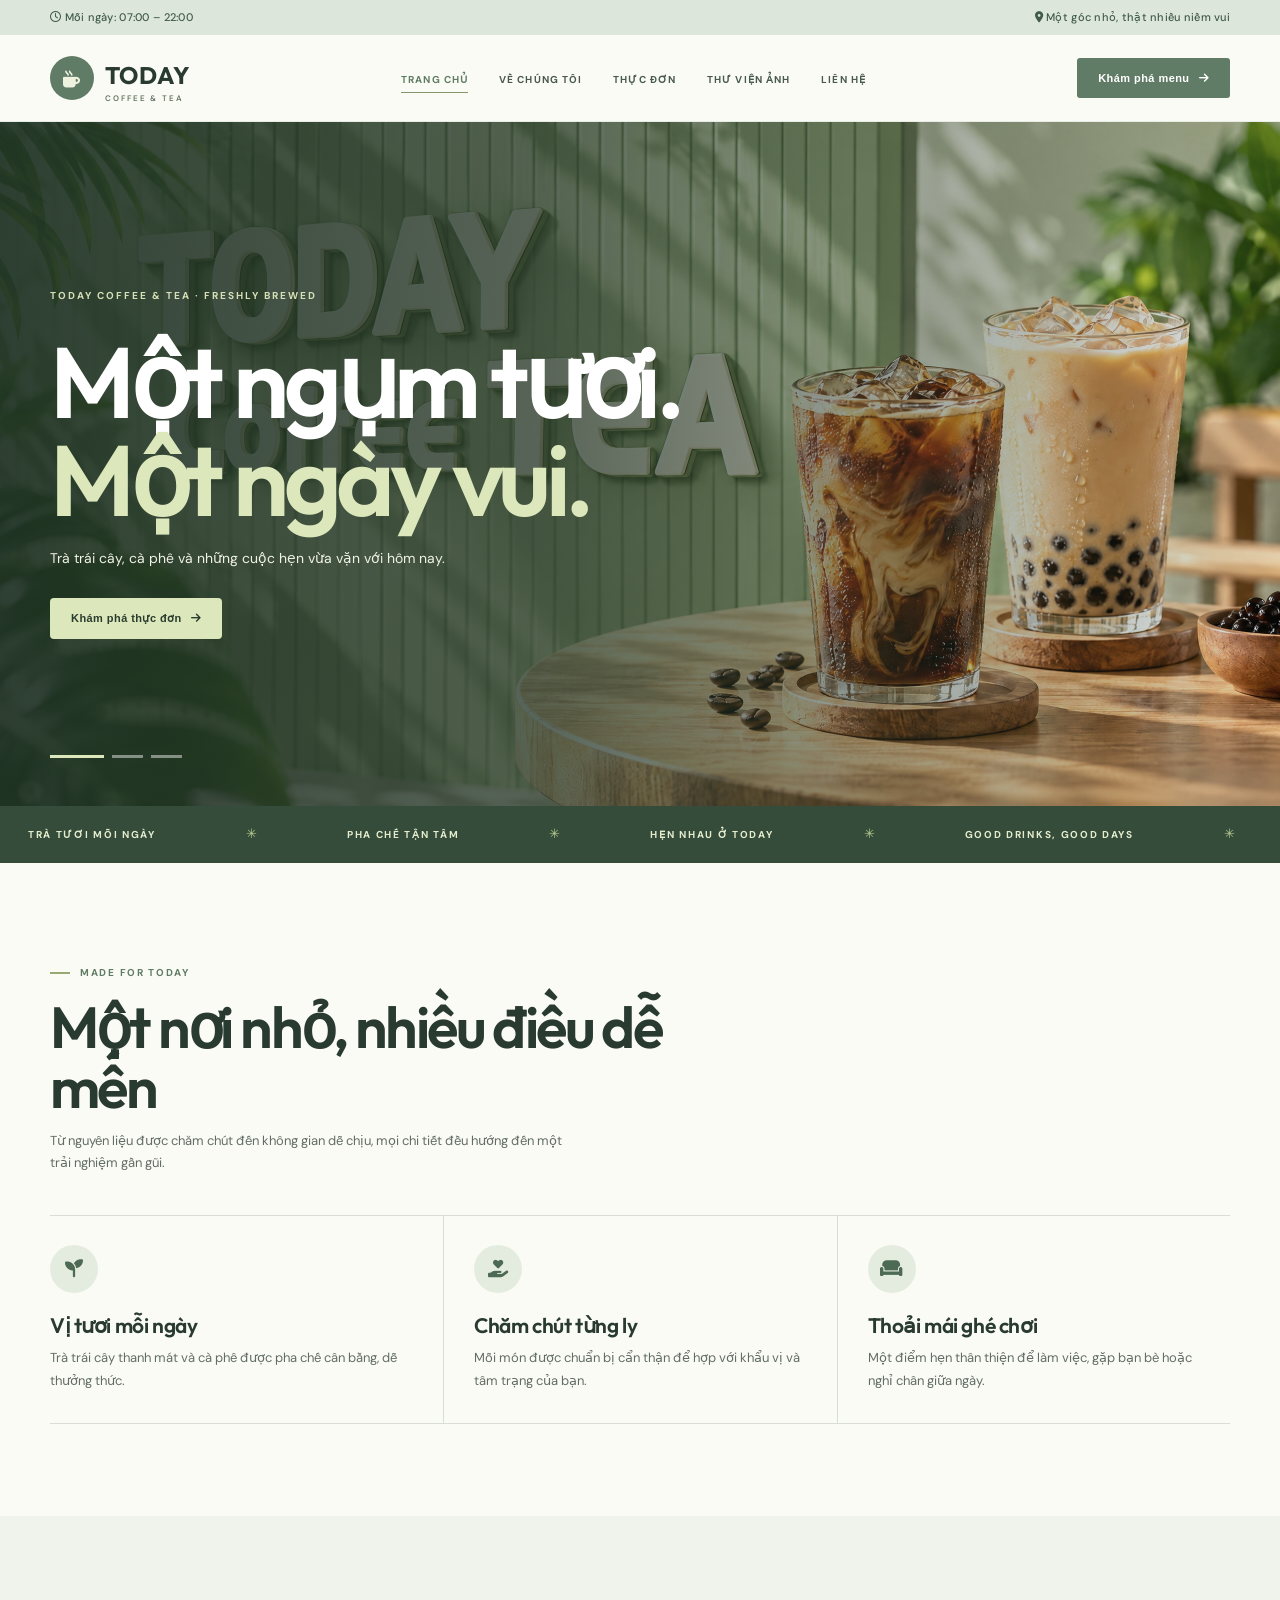
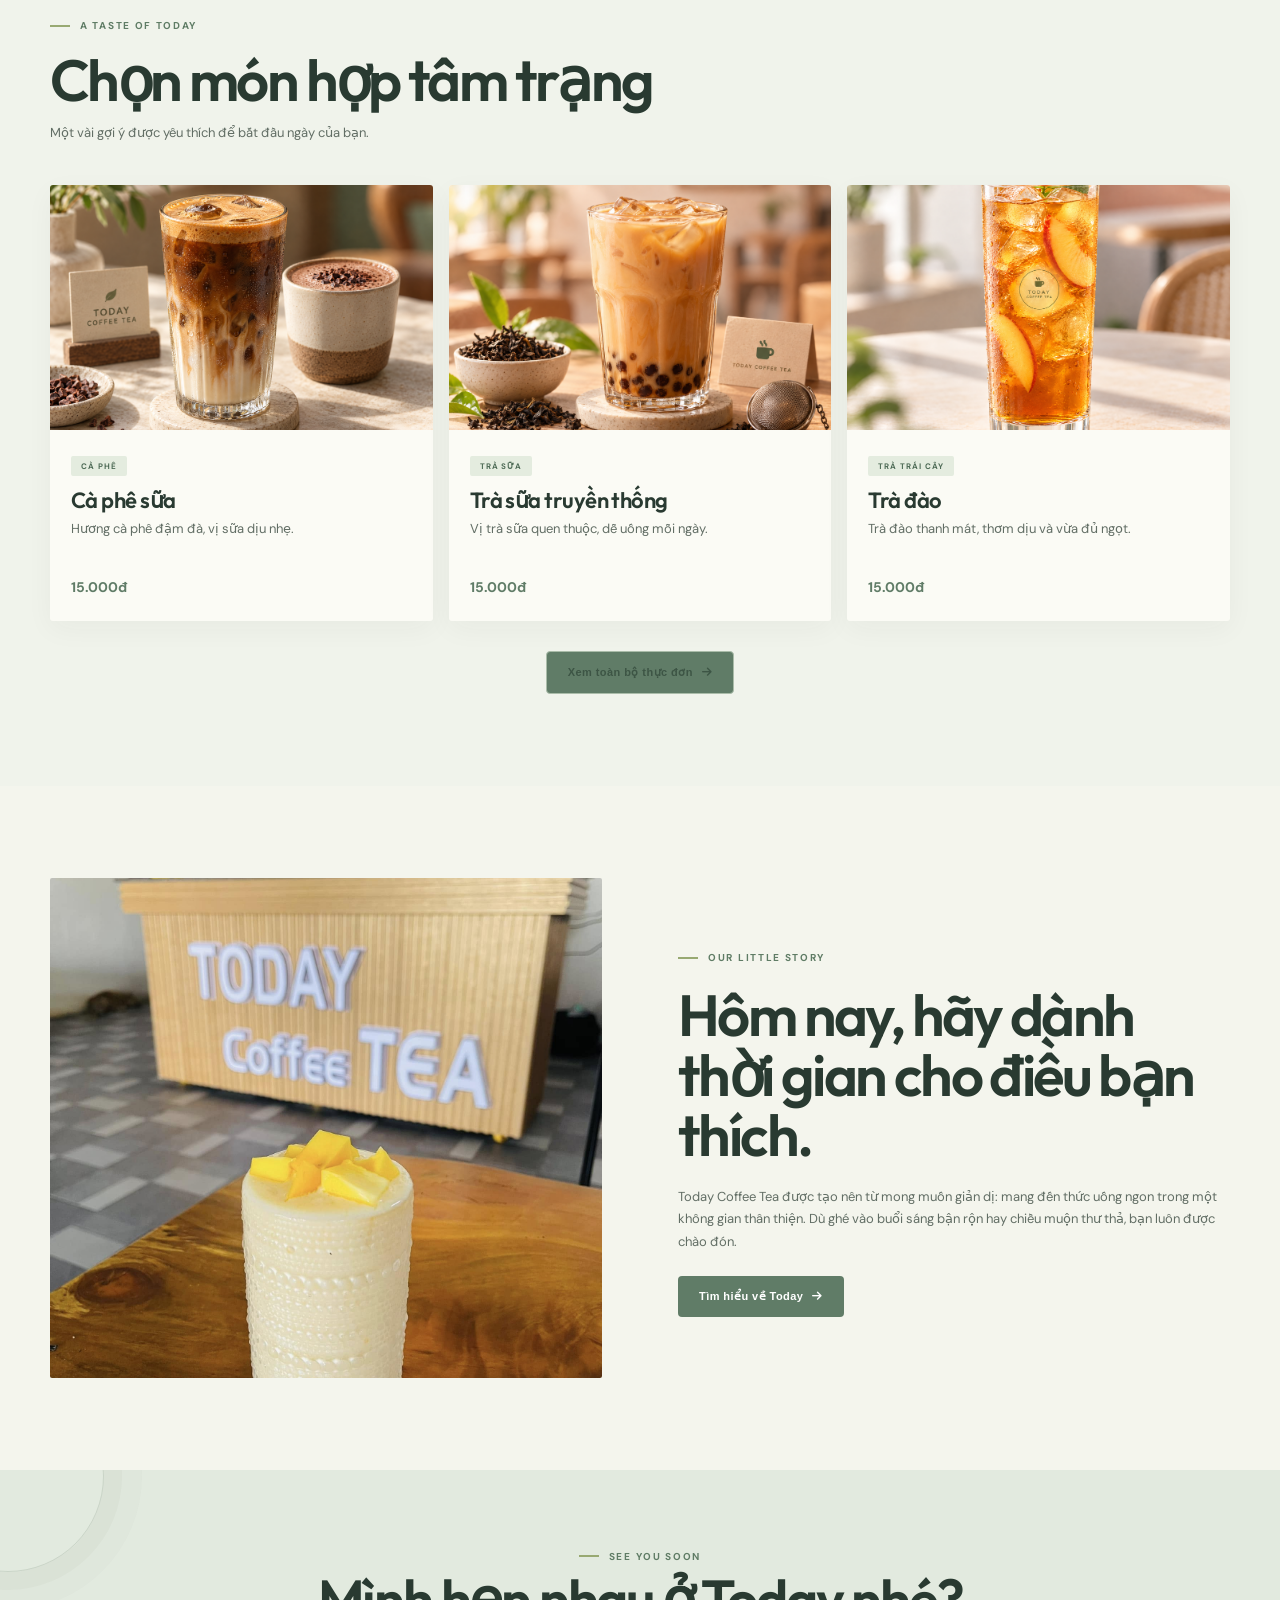
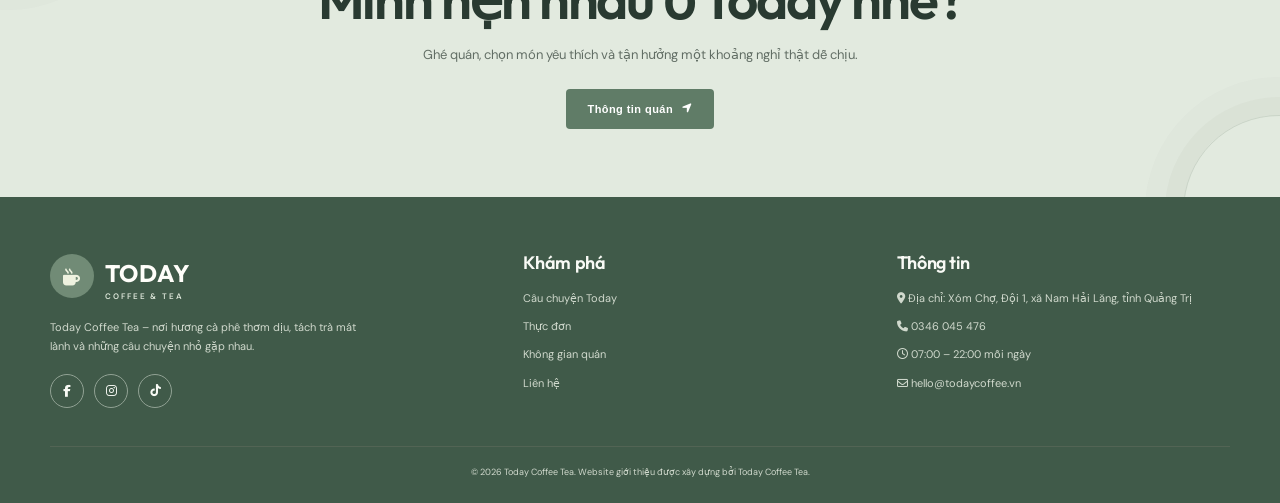
<file: index.html>
<!DOCTYPE html>
<html lang="vi">
<head>
  <meta charset="UTF-8">
  <meta name="viewport" content="width=device-width, initial-scale=1.0">
  <meta name="description" content="Today Coffee Tea - góc nhỏ dành cho cà phê, trà và những khoảnh khắc thư giãn.">
  <title>Trang chủ | Today Coffee Tea</title>
  <link rel="preconnect" href="https://fonts.googleapis.com">
  <link rel="preconnect" href="https://fonts.gstatic.com" crossorigin>
  <link href="https://fonts.googleapis.com/css2?family=DM+Sans:wght@400;500;600;700;800&family=Outfit:wght@400;500;600;700;800&display=swap" rel="stylesheet">
  <link rel="stylesheet" href="https://cdnjs.cloudflare.com/ajax/libs/font-awesome/6.5.2/css/all.min.css">
  <link rel="stylesheet" href="https://unpkg.com/aos@2.3.1/dist/aos.css">
  <link rel="stylesheet" href="css/style.css">
</head>
<body>
  <div class="topbar"><div class="container"><span><i class="fa-regular fa-clock"></i> Mỗi ngày: 07:00 – 22:00</span><span><i class="fa-solid fa-location-dot"></i> Một góc nhỏ, thật nhiều niềm vui</span></div></div>
  <header class="site-header">
    <div class="container nav-wrap">
      <a class="brand" href="index.html"><span class="brand-mark"><i class="fa-solid fa-mug-hot"></i></span><span>TODAY<small>COFFEE & TEA</small></span></a>
      <input class="nav-check" type="checkbox" id="nav-check"><label class="menu-toggle" for="nav-check" aria-label="Mở menu"><i class="fa-solid fa-bars"></i></label>
      <ul class="nav-links"><li><a class="active" href="index.html">Trang chủ</a></li><li><a class="" href="about.html">Về chúng tôi</a></li><li><a class="" href="menu.html">Thực đơn</a></li><li><a class="" href="gallery.html">Thư viện ảnh</a></li><li><a class="" href="contact.html">Liên hệ</a></li></ul>
      <a class="nav-cta" href="menu.html">Khám phá menu <i class="fa-solid fa-arrow-right"></i></a>
    </div>
  </header>
  
<main>
  <section class="hero-slider" aria-label="Khám phá Today Coffee Tea">
    <input class="slide-radio" type="radio" name="hero-slide" id="hero-slide-1" checked>
    <input class="slide-radio" type="radio" name="hero-slide" id="hero-slide-2">
    <input class="slide-radio" type="radio" name="hero-slide" id="hero-slide-3">
    <div class="hero-slides">
      <article class="hero-slide hero-slide-one"><img src="images/banners/banner_01.png" alt="Quầy pha chế Today Coffee Tea"><div class="hero-slide-copy"><span class="hero-kicker">TODAY COFFEE & TEA · FRESHLY BREWED</span><h1>Một ngụm tươi.<br><span>Một ngày vui.</span></h1><p>Trà trái cây, cà phê và những cuộc hẹn vừa vặn với hôm nay.</p><a class="btn" href="menu.html">Khám phá thực đơn <i class="fa-solid fa-arrow-right"></i></a></div></article>
      <article class="hero-slide hero-slide-two"><img src="images/banners/banner_02.png" alt="Không gian thân thiện tại Today"><div class="hero-slide-copy"><span class="hero-kicker">A LITTLE BREAK, A LOT OF JOY</span><h1>Hẹn nhau<br><span>ở Today nhé.</span></h1><p>Góc nhỏ quen tên, dành cho những câu chuyện không vội.</p><a class="btn" href="about.html">Về Today <i class="fa-solid fa-arrow-right"></i></a></div></article>
      <article class="hero-slide hero-slide-three"><img src="images/today-coffee-tea-shop.png" alt="Thức uống được chuẩn bị tại Today"><div class="hero-slide-copy"><span class="hero-kicker">BREWED FRESH, MADE FOR YOU</span><h1>Chọn vị bạn thích.<br><span>Chill theo cách riêng.</span></h1><p>Từ ly cà phê đầu ngày đến tách trà chiều dịu mát.</p><a class="btn" href="contact.html">Ghé thăm quán <i class="fa-solid fa-location-arrow"></i></a></div></article>
    </div>
    <div class="slide-controls"><label for="hero-slide-1" aria-label="Hiện slide 1"></label><label for="hero-slide-2" aria-label="Hiện slide 2"></label><label for="hero-slide-3" aria-label="Hiện slide 3"></label></div>
  </section>
  <div class="brand-marquee" aria-label="Cà phê tươi, trà trái cây, niềm vui hôm nay"><div class="marquee-track"><span>TRÀ TƯƠI MỖI NGÀY</span><i>✳</i><span>PHA CHẾ TẬN TÂM</span><i>✳</i><span>HẸN NHAU Ở TODAY</span><i>✳</i><span>GOOD DRINKS, GOOD DAYS</span><i>✳</i><span>TRÀ TƯƠI MỖI NGÀY</span><i>✳</i><span>PHA CHẾ TẬN TÂM</span><i>✳</i><span>HẸN NHAU Ở TODAY</span><i>✳</i><span>GOOD DRINKS, GOOD DAYS</span><i>✳</i></div></div>
  <section class="section section-white" data-aos="fade-up"><div class="container"><div class="section-head"><span class="eyebrow">Made for today</span><h2>Một nơi nhỏ, nhiều điều dễ mến</h2><p>Từ nguyên liệu được chăm chút đến không gian dễ chịu, mọi chi tiết đều hướng đến một trải nghiệm gần gũi.</p></div><div class="feature-grid">
    <article class="feature-card" data-aos="fade-up"><div class="feature-icon"><i class="fa-solid fa-seedling"></i></div><h3>Vị tươi mỗi ngày</h3><p>Trà trái cây thanh mát và cà phê được pha chế cân bằng, dễ thưởng thức.</p></article><article class="feature-card" data-aos="fade-up" data-aos-delay="100"><div class="feature-icon"><i class="fa-solid fa-hand-holding-heart"></i></div><h3>Chăm chút từng ly</h3><p>Mỗi món được chuẩn bị cẩn thận để hợp với khẩu vị và tâm trạng của bạn.</p></article><article class="feature-card" data-aos="fade-up" data-aos-delay="200"><div class="feature-icon"><i class="fa-solid fa-couch"></i></div><h3>Thoải mái ghé chơi</h3><p>Một điểm hẹn thân thiện để làm việc, gặp bạn bè hoặc nghỉ chân giữa ngày.</p></article>
  </div></div></section>
  <section class="section home-menu" data-aos="fade-up"><div class="container"><div class="section-head"><span class="eyebrow">A taste of Today</span><h2>Chọn món hợp tâm trạng</h2><p>Một vài gợi ý được yêu thích để bắt đầu ngày của bạn.</p></div><div class="menu-grid"><article class="menu-card" data-aos="fade-up"><img class="menu-img" src="images/do_uong/today_coffee_tea_01_coffee_cacao.png" alt="Cà phê sữa Today" loading="lazy"><div class="menu-info"><span class="pill">Cà phê</span><h3>Cà phê sữa</h3><p>Hương cà phê đậm đà, vị sữa dịu nhẹ.</p><div class="menu-bottom"><span class="price">15.000đ</span></div></div></article><article class="menu-card" data-aos="fade-up" data-aos-delay="100"><img class="menu-img" src="images/do_uong/today_coffee_tea_04_tea_milk_tea.png" alt="Trà sữa truyền thống Today" loading="lazy"><div class="menu-info"><span class="pill">Trà sữa</span><h3>Trà sữa truyền thống</h3><p>Vị trà sữa quen thuộc, dễ uống mỗi ngày.</p><div class="menu-bottom"><span class="price">15.000đ</span></div></div></article><article class="menu-card" data-aos="fade-up" data-aos-delay="200"><img class="menu-img" src="images/do_uong/today_coffee_tea_09_peach_tea_tall_modern.png" alt="Trà đào Today" loading="lazy"><div class="menu-info"><span class="pill">Trà trái cây</span><h3>Trà đào</h3><p>Trà đào thanh mát, thơm dịu và vừa đủ ngọt.</p><div class="menu-bottom"><span class="price">15.000đ</span></div></div></article></div><div class="center-action"><a class="btn btn-outline" href="menu.html">Xem toàn bộ thực đơn <i class="fa-solid fa-arrow-right"></i></a></div></div></section>
  <section class="section" data-aos="fade-up"><div class="container split"><img class="split-photo" src="images/today-coffee-tea-shop.png" alt="Quầy pha chế của Today Coffee Tea" data-aos="fade-right"><div data-aos="fade-left"><span class="eyebrow">Our little story</span><h2>Hôm nay, hãy dành thời gian cho điều bạn thích.</h2><p>Today Coffee Tea được tạo nên từ mong muốn giản dị: mang đến thức uống ngon trong một không gian thân thiện. Dù ghé vào buổi sáng bận rộn hay chiều muộn thư thả, bạn luôn được chào đón.</p><a class="btn" href="about.html">Tìm hiểu về Today <i class="fa-solid fa-arrow-right"></i></a></div></div></section>
  <section class="cta-band"><div class="container"><span class="eyebrow">See you soon</span><h2>Mình hẹn nhau ở Today nhé?</h2><p>Ghé quán, chọn món yêu thích và tận hưởng một khoảng nghỉ thật dễ chịu.</p><a class="btn" href="contact.html">Thông tin quán <i class="fa-solid fa-location-arrow"></i></a></div></section>
</main>
  <footer class="site-footer">
    <div class="container">
      <div class="footer-grid">
        <div class="footer-brand"><a class="brand" href="index.html"><span class="brand-mark"><i class="fa-solid fa-mug-hot"></i></span><span style="color:#fff5e8">TODAY<small style="color:#d7b987">COFFEE & TEA</small></span></a><p>Today Coffee Tea – nơi hương cà phê thơm dịu, tách trà mát lành và những câu chuyện nhỏ gặp nhau.</p><div class="socials"><a href="#" aria-label="Facebook"><i class="fa-brands fa-facebook-f"></i></a><a href="#" aria-label="Instagram"><i class="fa-brands fa-instagram"></i></a><a href="#" aria-label="TikTok"><i class="fa-brands fa-tiktok"></i></a></div></div>
        <div><h3>Khám phá</h3><ul class="footer-links"><li><a href="about.html">Câu chuyện Today</a></li><li><a href="menu.html">Thực đơn</a></li><li><a href="gallery.html">Không gian quán</a></li><li><a href="contact.html">Liên hệ</a></li></ul></div>
        <div><h3>Thông tin</h3><ul class="footer-links"><li><i class="fa-solid fa-location-dot"></i> Địa chỉ: Xóm Chợ, Đội 1, xã Nam Hải Lăng, tỉnh Quảng Trị</li><li><i class="fa-solid fa-phone"></i> <a href="tel:0346045476">0346 045 476</a></li><li><i class="fa-regular fa-clock"></i> 07:00 – 22:00 mỗi ngày</li><li><i class="fa-regular fa-envelope"></i> hello@todaycoffee.vn</li></ul></div>
      </div>
      <div class="copyright">© 2026 Today Coffee Tea. Website giới thiệu được xây dựng bởi Today Coffee Tea.</div>
    </div>
  </footer>
  <script src="https://unpkg.com/aos@2.3.1/dist/aos.js"></script>
  <script>AOS.init({ duration: 750, once: true, offset: 70 });</script>
</body>
</html>
</file>
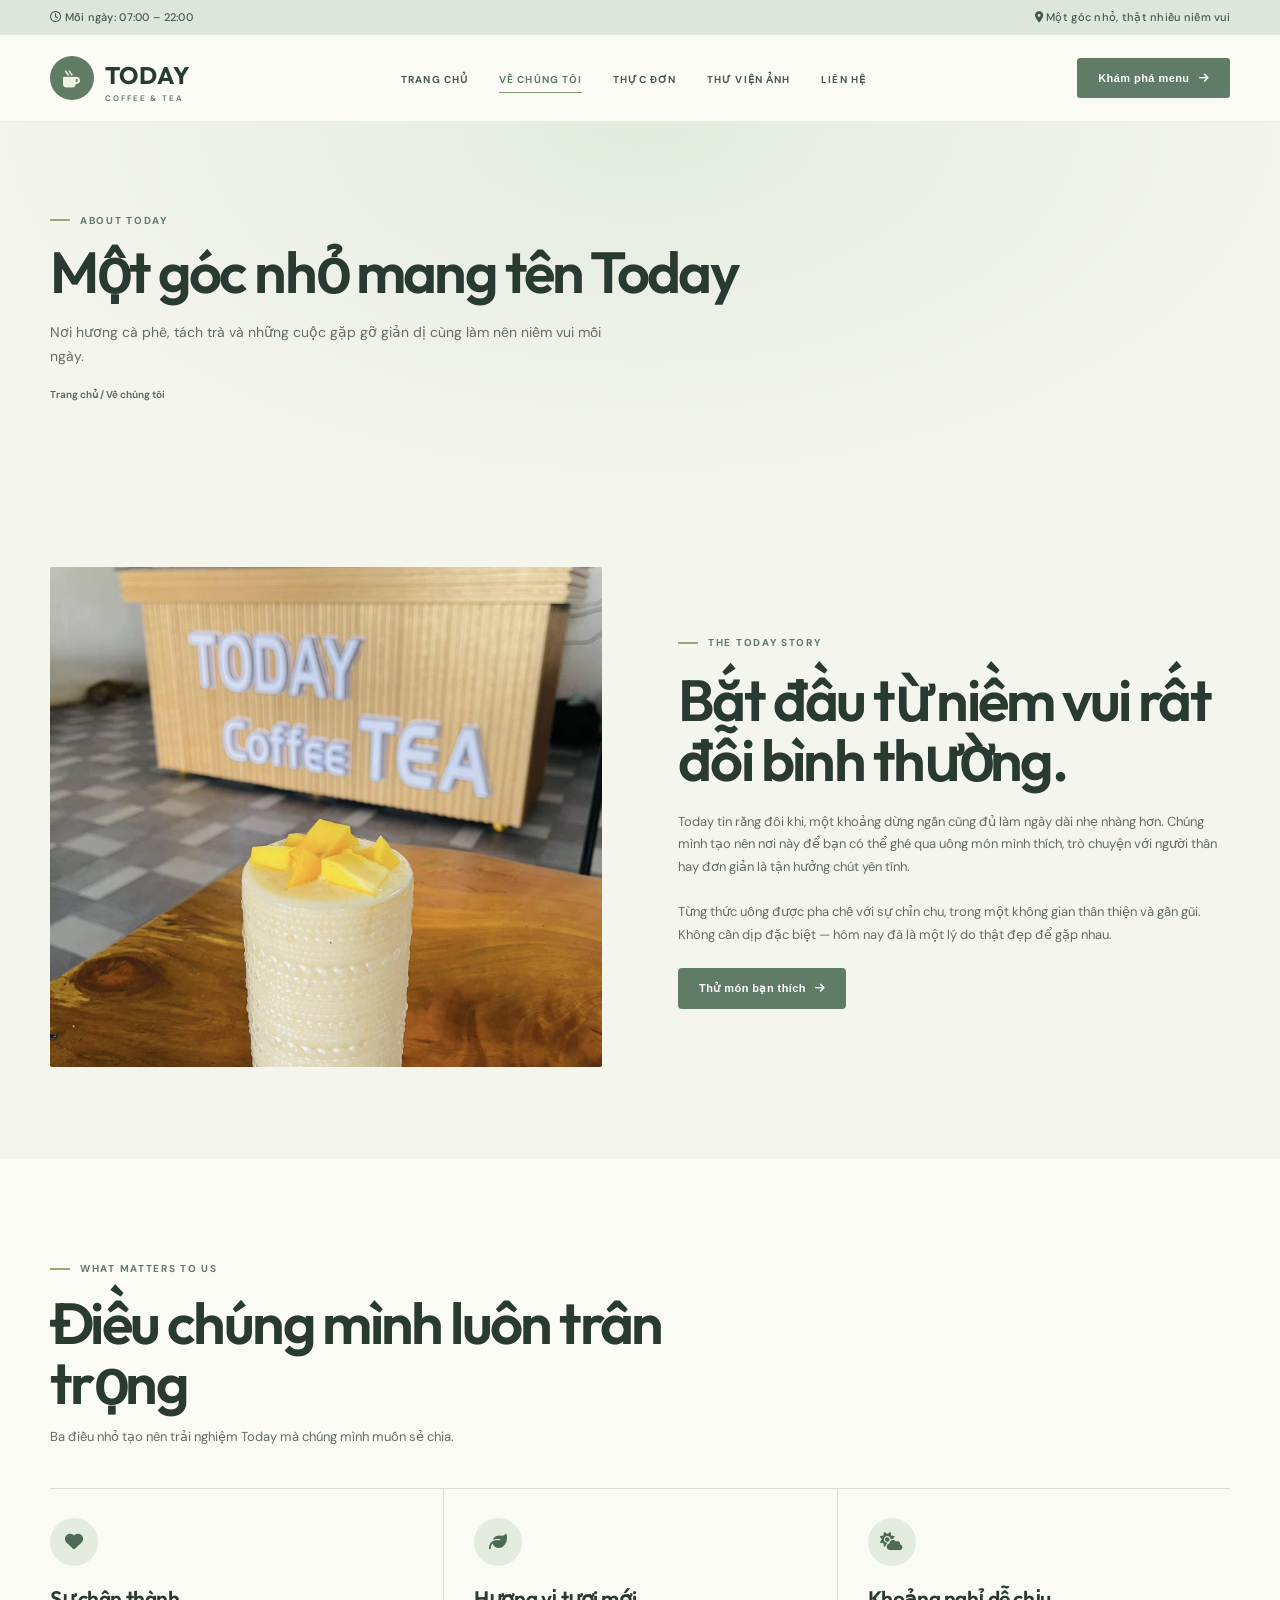
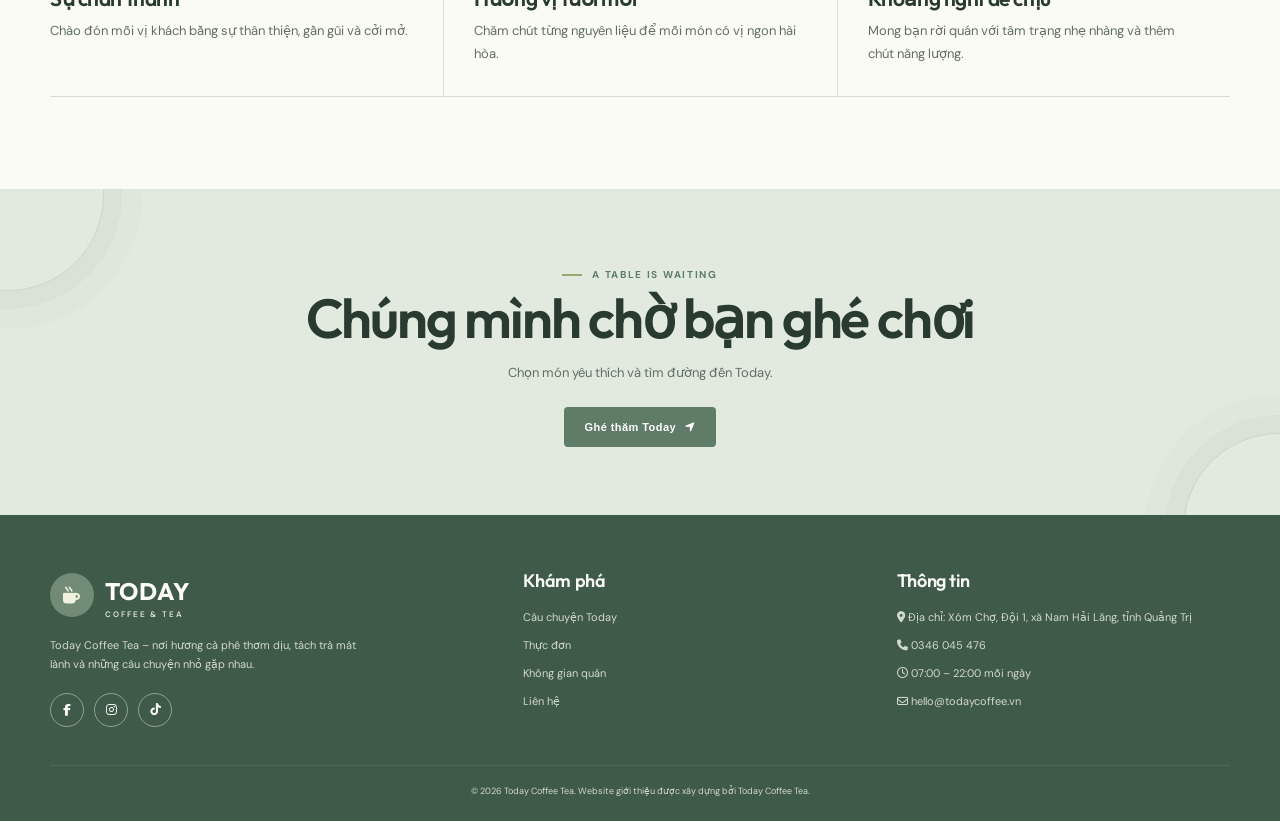
<file: about.html>
<!DOCTYPE html>
<html lang="vi">
<head>
  <meta charset="UTF-8">
  <meta name="viewport" content="width=device-width, initial-scale=1.0">
  <meta name="description" content="Today Coffee Tea - góc nhỏ dành cho cà phê, trà và những khoảnh khắc thư giãn.">
  <title>Về chúng tôi | Today Coffee Tea</title>
  <link rel="preconnect" href="https://fonts.googleapis.com">
  <link rel="preconnect" href="https://fonts.gstatic.com" crossorigin>
  <link href="https://fonts.googleapis.com/css2?family=DM+Sans:wght@400;500;600;700;800&family=Outfit:wght@400;500;600;700;800&display=swap" rel="stylesheet">
  <link rel="stylesheet" href="https://cdnjs.cloudflare.com/ajax/libs/font-awesome/6.5.2/css/all.min.css">
  <link rel="stylesheet" href="https://unpkg.com/aos@2.3.1/dist/aos.css">
  <link rel="stylesheet" href="css/style.css">
</head>
<body>
  <div class="topbar"><div class="container"><span><i class="fa-regular fa-clock"></i> Mỗi ngày: 07:00 – 22:00</span><span><i class="fa-solid fa-location-dot"></i> Một góc nhỏ, thật nhiều niềm vui</span></div></div>
  <header class="site-header">
    <div class="container nav-wrap">
      <a class="brand" href="index.html"><span class="brand-mark"><i class="fa-solid fa-mug-hot"></i></span><span>TODAY<small>COFFEE & TEA</small></span></a>
      <input class="nav-check" type="checkbox" id="nav-check"><label class="menu-toggle" for="nav-check" aria-label="Mở menu"><i class="fa-solid fa-bars"></i></label>
      <ul class="nav-links"><li><a class="" href="index.html">Trang chủ</a></li><li><a class="active" href="about.html">Về chúng tôi</a></li><li><a class="" href="menu.html">Thực đơn</a></li><li><a class="" href="gallery.html">Thư viện ảnh</a></li><li><a class="" href="contact.html">Liên hệ</a></li></ul>
      <a class="nav-cta" href="menu.html">Khám phá menu <i class="fa-solid fa-arrow-right"></i></a>
    </div>
  </header>
  
<main><section class="page-hero"><div class="container"><span class="eyebrow">About Today</span><h1>Một góc nhỏ mang tên Today</h1><p>Nơi hương cà phê, tách trà và những cuộc gặp gỡ giản dị cùng làm nên niềm vui mỗi ngày.</p><div class="breadcrumb"><a href="index.html">Trang chủ</a> / Về chúng tôi</div></div></section>
<section class="section" data-aos="fade-up"><div class="container split story-split"><img class="split-photo" src="images/today-coffee-tea-shop.png" alt="Không gian quầy pha chế Today Coffee Tea" data-aos="fade-right"><div data-aos="fade-left"><span class="eyebrow">The Today story</span><h2>Bắt đầu từ niềm vui rất đỗi bình thường.</h2><p>Today tin rằng đôi khi, một khoảng dừng ngắn cũng đủ làm ngày dài nhẹ nhàng hơn. Chúng mình tạo nên nơi này để bạn có thể ghé qua uống món mình thích, trò chuyện với người thân hay đơn giản là tận hưởng chút yên tĩnh.</p><p>Từng thức uống được pha chế với sự chỉn chu, trong một không gian thân thiện và gần gũi. Không cần dịp đặc biệt — hôm nay đã là một lý do thật đẹp để gặp nhau.</p><a class="btn" href="menu.html">Thử món bạn thích <i class="fa-solid fa-arrow-right"></i></a></div></div></section>
<section class="section section-white" data-aos="fade-up"><div class="container"><div class="section-head"><span class="eyebrow">What matters to us</span><h2>Điều chúng mình luôn trân trọng</h2><p>Ba điều nhỏ tạo nên trải nghiệm Today mà chúng mình muốn sẻ chia.</p></div><div class="feature-grid"><article class="feature-card" data-aos="fade-up"><div class="feature-icon"><i class="fa-solid fa-heart"></i></div><h3>Sự chân thành</h3><p>Chào đón mỗi vị khách bằng sự thân thiện, gần gũi và cởi mở.</p></article><article class="feature-card" data-aos="fade-up" data-aos-delay="100"><div class="feature-icon"><i class="fa-solid fa-leaf"></i></div><h3>Hương vị tươi mới</h3><p>Chăm chút từng nguyên liệu để mỗi món có vị ngon hài hòa.</p></article><article class="feature-card" data-aos="fade-up" data-aos-delay="200"><div class="feature-icon"><i class="fa-solid fa-cloud-sun"></i></div><h3>Khoảng nghỉ dễ chịu</h3><p>Mong bạn rời quán với tâm trạng nhẹ nhàng và thêm chút năng lượng.</p></article></div></div></section>
<section class="cta-band"><div class="container"><span class="eyebrow">A table is waiting</span><h2>Chúng mình chờ bạn ghé chơi</h2><p>Chọn món yêu thích và tìm đường đến Today.</p><a class="btn" href="contact.html">Ghé thăm Today <i class="fa-solid fa-location-arrow"></i></a></div></section></main>
  <footer class="site-footer">
    <div class="container">
      <div class="footer-grid">
        <div class="footer-brand"><a class="brand" href="index.html"><span class="brand-mark"><i class="fa-solid fa-mug-hot"></i></span><span style="color:#fff5e8">TODAY<small style="color:#d7b987">COFFEE & TEA</small></span></a><p>Today Coffee Tea – nơi hương cà phê thơm dịu, tách trà mát lành và những câu chuyện nhỏ gặp nhau.</p><div class="socials"><a href="#" aria-label="Facebook"><i class="fa-brands fa-facebook-f"></i></a><a href="#" aria-label="Instagram"><i class="fa-brands fa-instagram"></i></a><a href="#" aria-label="TikTok"><i class="fa-brands fa-tiktok"></i></a></div></div>
        <div><h3>Khám phá</h3><ul class="footer-links"><li><a href="about.html">Câu chuyện Today</a></li><li><a href="menu.html">Thực đơn</a></li><li><a href="gallery.html">Không gian quán</a></li><li><a href="contact.html">Liên hệ</a></li></ul></div>
        <div><h3>Thông tin</h3><ul class="footer-links"><li><i class="fa-solid fa-location-dot"></i> Địa chỉ: Xóm Chợ, Đội 1, xã Nam Hải Lăng, tỉnh Quảng Trị</li><li><i class="fa-solid fa-phone"></i> <a href="tel:0346045476">0346 045 476</a></li><li><i class="fa-regular fa-clock"></i> 07:00 – 22:00 mỗi ngày</li><li><i class="fa-regular fa-envelope"></i> hello@todaycoffee.vn</li></ul></div>
      </div>
      <div class="copyright">© 2026 Today Coffee Tea. Website giới thiệu được xây dựng bởi Today Coffee Tea.</div>
    </div>
  </footer>
  <script src="https://unpkg.com/aos@2.3.1/dist/aos.js"></script>
  <script>AOS.init({ duration: 750, once: true, offset: 70 });</script>
</body>
</html>
</file>
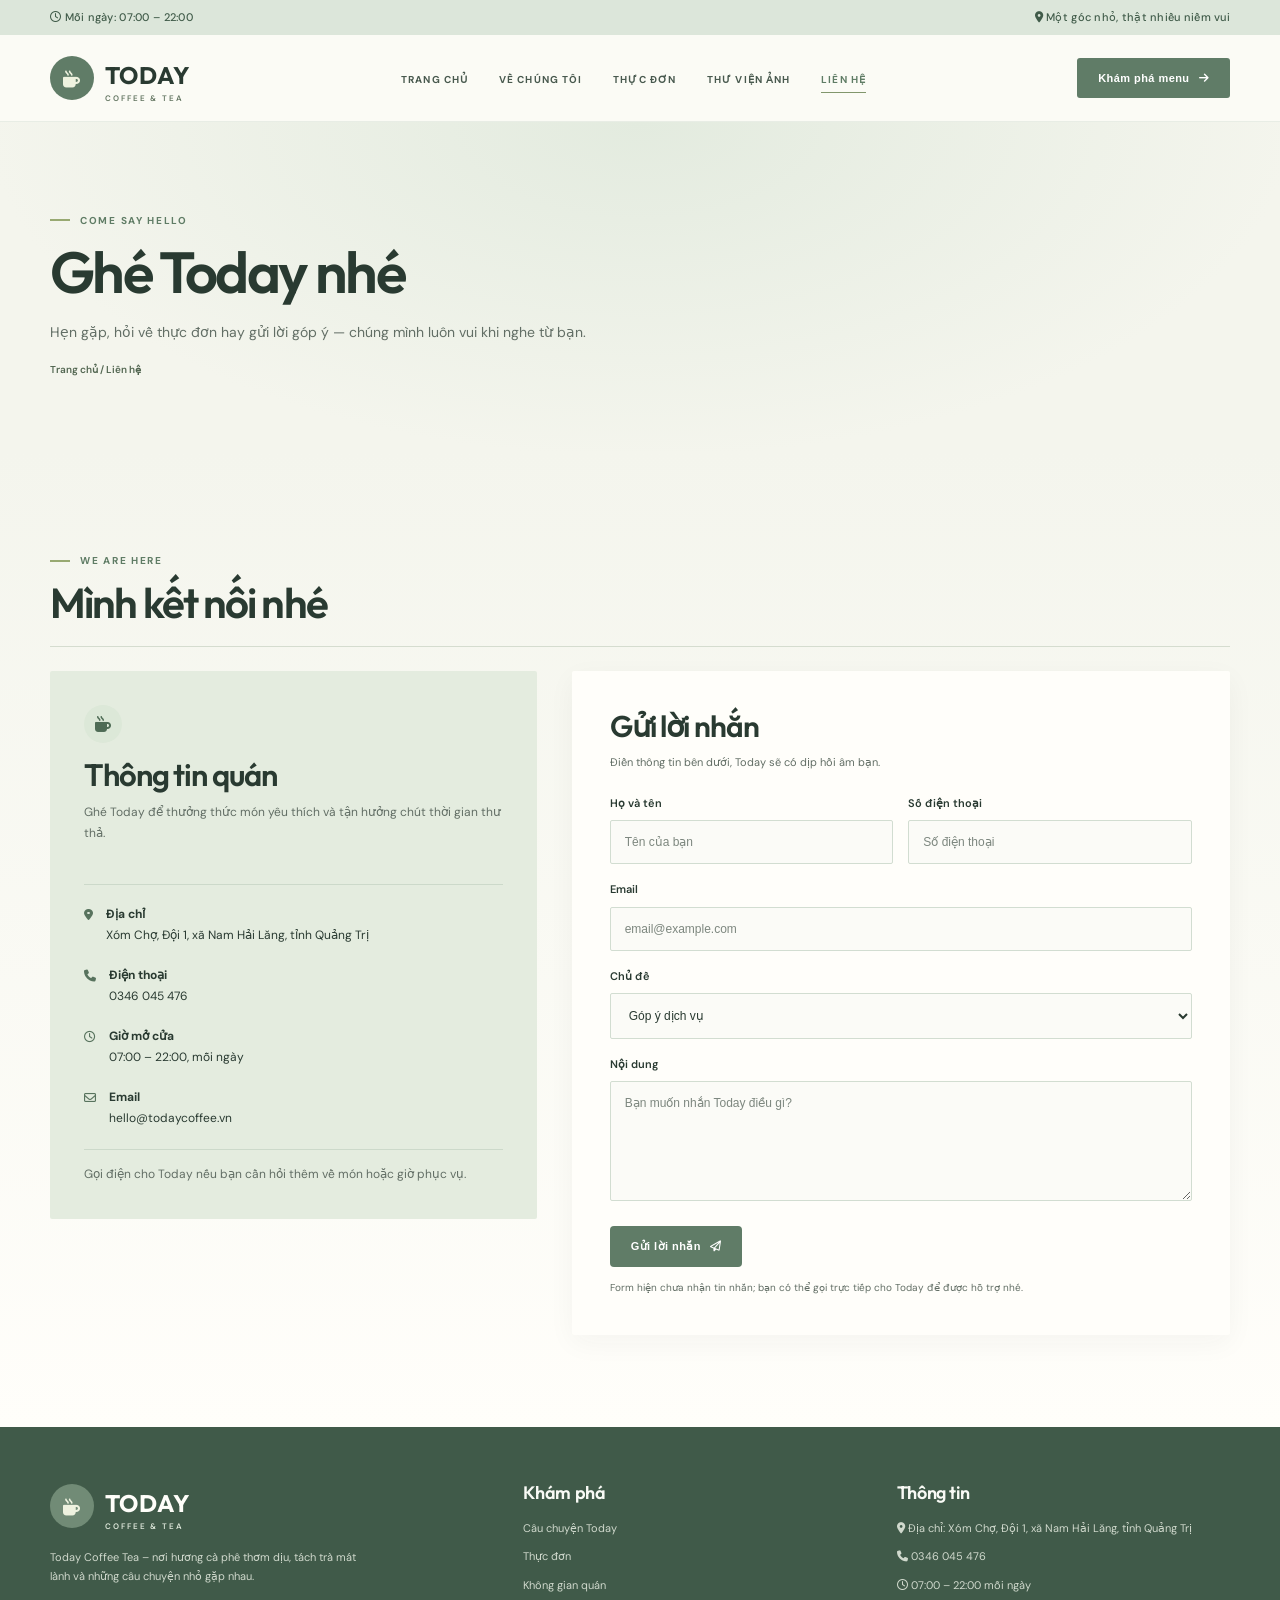
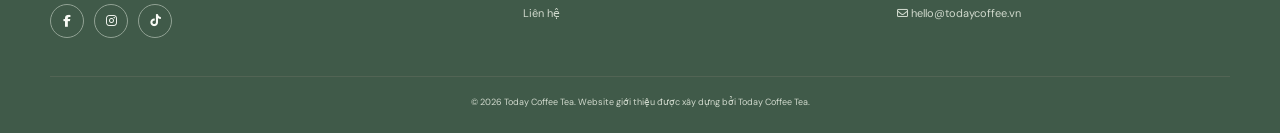
<file: contact.html>
<!DOCTYPE html>
<html lang="vi">

<head>
  <meta charset="UTF-8">
  <meta name="viewport" content="width=device-width, initial-scale=1.0">
  <meta name="description" content="Today Coffee Tea - góc nhỏ dành cho cà phê, trà và những khoảnh khắc thư giãn.">
  <title>Liên hệ | Today Coffee Tea</title>
  <link rel="preconnect" href="https://fonts.googleapis.com">
  <link rel="preconnect" href="https://fonts.gstatic.com" crossorigin>
  <link
    href="https://fonts.googleapis.com/css2?family=DM+Sans:wght@400;500;600;700;800&family=Outfit:wght@400;500;600;700;800&display=swap"
    rel="stylesheet">
  <link rel="stylesheet" href="https://cdnjs.cloudflare.com/ajax/libs/font-awesome/6.5.2/css/all.min.css">
  <link rel="stylesheet" href="https://unpkg.com/aos@2.3.1/dist/aos.css">
  <link rel="stylesheet" href="css/style.css">
</head>

<body>
  <div class="topbar">
    <div class="container"><span><i class="fa-regular fa-clock"></i> Mỗi ngày: 07:00 – 22:00</span><span><i
          class="fa-solid fa-location-dot"></i> Một góc nhỏ, thật nhiều niềm vui</span></div>
  </div>
  <header class="site-header">
    <div class="container nav-wrap">
      <a class="brand" href="index.html"><span class="brand-mark"><i
            class="fa-solid fa-mug-hot"></i></span><span>TODAY<small>COFFEE & TEA</small></span></a>
      <input class="nav-check" type="checkbox" id="nav-check"><label class="menu-toggle" for="nav-check"
        aria-label="Mở menu"><i class="fa-solid fa-bars"></i></label>
      <ul class="nav-links">
        <li><a class="" href="index.html">Trang chủ</a></li>
        <li><a class="" href="about.html">Về chúng tôi</a></li>
        <li><a class="" href="menu.html">Thực đơn</a></li>
        <li><a class="" href="gallery.html">Thư viện ảnh</a></li>
        <li><a class="active" href="contact.html">Liên hệ</a></li>
      </ul>
      <a class="nav-cta" href="menu.html">Khám phá menu <i class="fa-solid fa-arrow-right"></i></a>
    </div>
  </header>

  <main>
    <section class="page-hero">
      <div class="container"><span class="eyebrow">Come say hello</span>
        <h1>Ghé Today nhé</h1>
        <p>Hẹn gặp, hỏi về thực đơn hay gửi lời góp ý — chúng mình luôn vui khi nghe từ bạn.</p>
        <div class="breadcrumb"><a href="index.html">Trang chủ</a> / Liên hệ</div>
      </div>
    </section>
    <section class="section contact-section">
      <div class="container">
        <div class="contact-heading" data-aos="fade-up"><span class="eyebrow">We are here</span>
          <h2>Mình kết nối nhé</h2>
        </div>
        <div class="contact-grid">
          <aside class="contact-panel" data-aos="fade-right">
            <div class="contact-panel-intro"><span class="contact-symbol"><i class="fa-solid fa-mug-hot"></i></span>
              <h2>Thông tin quán</h2>
              <p>Ghé Today để thưởng thức món yêu thích và tận hưởng chút thời gian thư thả.</p>
            </div>
            <div class="contact-line"><i class="fa-solid fa-location-dot"></i><span><strong>Địa chỉ</strong><br>Xóm Chợ,
                Đội 1, xã Nam Hải Lăng, tỉnh Quảng Trị</span></div>
            <div class="contact-line"><i class="fa-solid fa-phone"></i><span><strong>Điện thoại</strong><br><a
                  href="tel:0346045476">0346 045 476</a></span></div>
            <div class="contact-line"><i class="fa-regular fa-clock"></i><span><strong>Giờ mở cửa</strong><br>07:00 –
                22:00, mỗi ngày</span></div>
            <div class="contact-line"><i
                class="fa-regular fa-envelope"></i><span><strong>Email</strong><br>hello@todaycoffee.vn</span></div>
            <p class="contact-small-note">Gọi điện cho Today nếu bạn cần hỏi thêm về món hoặc giờ phục vụ.</p>
          </aside>
          <div class="contact-form" data-aos="fade-left">
            <h2>Gửi lời nhắn</h2>
            <p class="form-intro">Điền thông tin bên dưới, Today sẽ có dịp hồi âm bạn.</p>
            <form action="#" method="get">
              <div class="form-row">
                <div class="field"><label for="name">Họ và tên</label><input id="name" name="name" type="text"
                    placeholder="Tên của bạn" required></div>
                <div class="field"><label for="phone">Số điện thoại</label><input id="phone" name="phone" type="tel"
                    placeholder="Số điện thoại"></div>
              </div>
              <div class="field"><label for="email">Email</label><input id="email" name="email" type="email"
                  placeholder="email@example.com" required></div>
              <div class="field"><label for="topic">Chủ đề</label><select id="topic" name="topic">
                  <option>Góp ý dịch vụ</option>
                  <option>Hỏi về thực đơn</option>
                  <option>Khác</option>
                </select></div>
              <div class="field"><label for="message">Nội dung</label><textarea id="message" name="message"
                  placeholder="Bạn muốn nhắn Today điều gì?" required></textarea></div><button class="btn"
                type="submit">Gửi lời nhắn <i class="fa-regular fa-paper-plane"></i></button>
              <p class="form-note">Form hiện chưa nhận tin nhắn; bạn có thể gọi trực tiếp cho Today để được hỗ trợ nhé.
              </p>
            </form>
          </div>
        </div>
      </div>
    </section>
  </main>
  <footer class="site-footer">
    <div class="container">
      <div class="footer-grid">
        <div class="footer-brand"><a class="brand" href="index.html"><span class="brand-mark"><i
                class="fa-solid fa-mug-hot"></i></span><span style="color:#fff5e8">TODAY<small
                style="color:#d7b987">COFFEE & TEA</small></span></a>
          <p>Today Coffee Tea – nơi hương cà phê thơm dịu, tách trà mát lành và những câu chuyện nhỏ gặp nhau.</p>
          <div class="socials"><a href="#" aria-label="Facebook"><i class="fa-brands fa-facebook-f"></i></a><a href="#"
              aria-label="Instagram"><i class="fa-brands fa-instagram"></i></a><a href="#" aria-label="TikTok"><i
                class="fa-brands fa-tiktok"></i></a></div>
        </div>
        <div>
          <h3>Khám phá</h3>
          <ul class="footer-links">
            <li><a href="about.html">Câu chuyện Today</a></li>
            <li><a href="menu.html">Thực đơn</a></li>
            <li><a href="gallery.html">Không gian quán</a></li>
            <li><a href="contact.html">Liên hệ</a></li>
          </ul>
        </div>
        <div>
          <h3>Thông tin</h3>
          <ul class="footer-links">
            <li><i class="fa-solid fa-location-dot"></i> Địa chỉ: Xóm Chợ, Đội 1, xã Nam Hải Lăng, tỉnh Quảng Trị</li>
            <li><i class="fa-solid fa-phone"></i> <a href="tel:0346045476">0346 045 476</a></li>
            <li><i class="fa-regular fa-clock"></i> 07:00 – 22:00 mỗi ngày</li>
            <li><i class="fa-regular fa-envelope"></i> hello@todaycoffee.vn</li>
          </ul>
        </div>
      </div>
      <div class="copyright">© 2026 Today Coffee Tea. Website giới thiệu được xây dựng bởi Today Coffee Tea.</div>
    </div>
  </footer>
  <script src="https://unpkg.com/aos@2.3.1/dist/aos.js"></script>
  <script>AOS.init({ duration: 750, once: true, offset: 70 });</script>
</body>

</html>
</file>
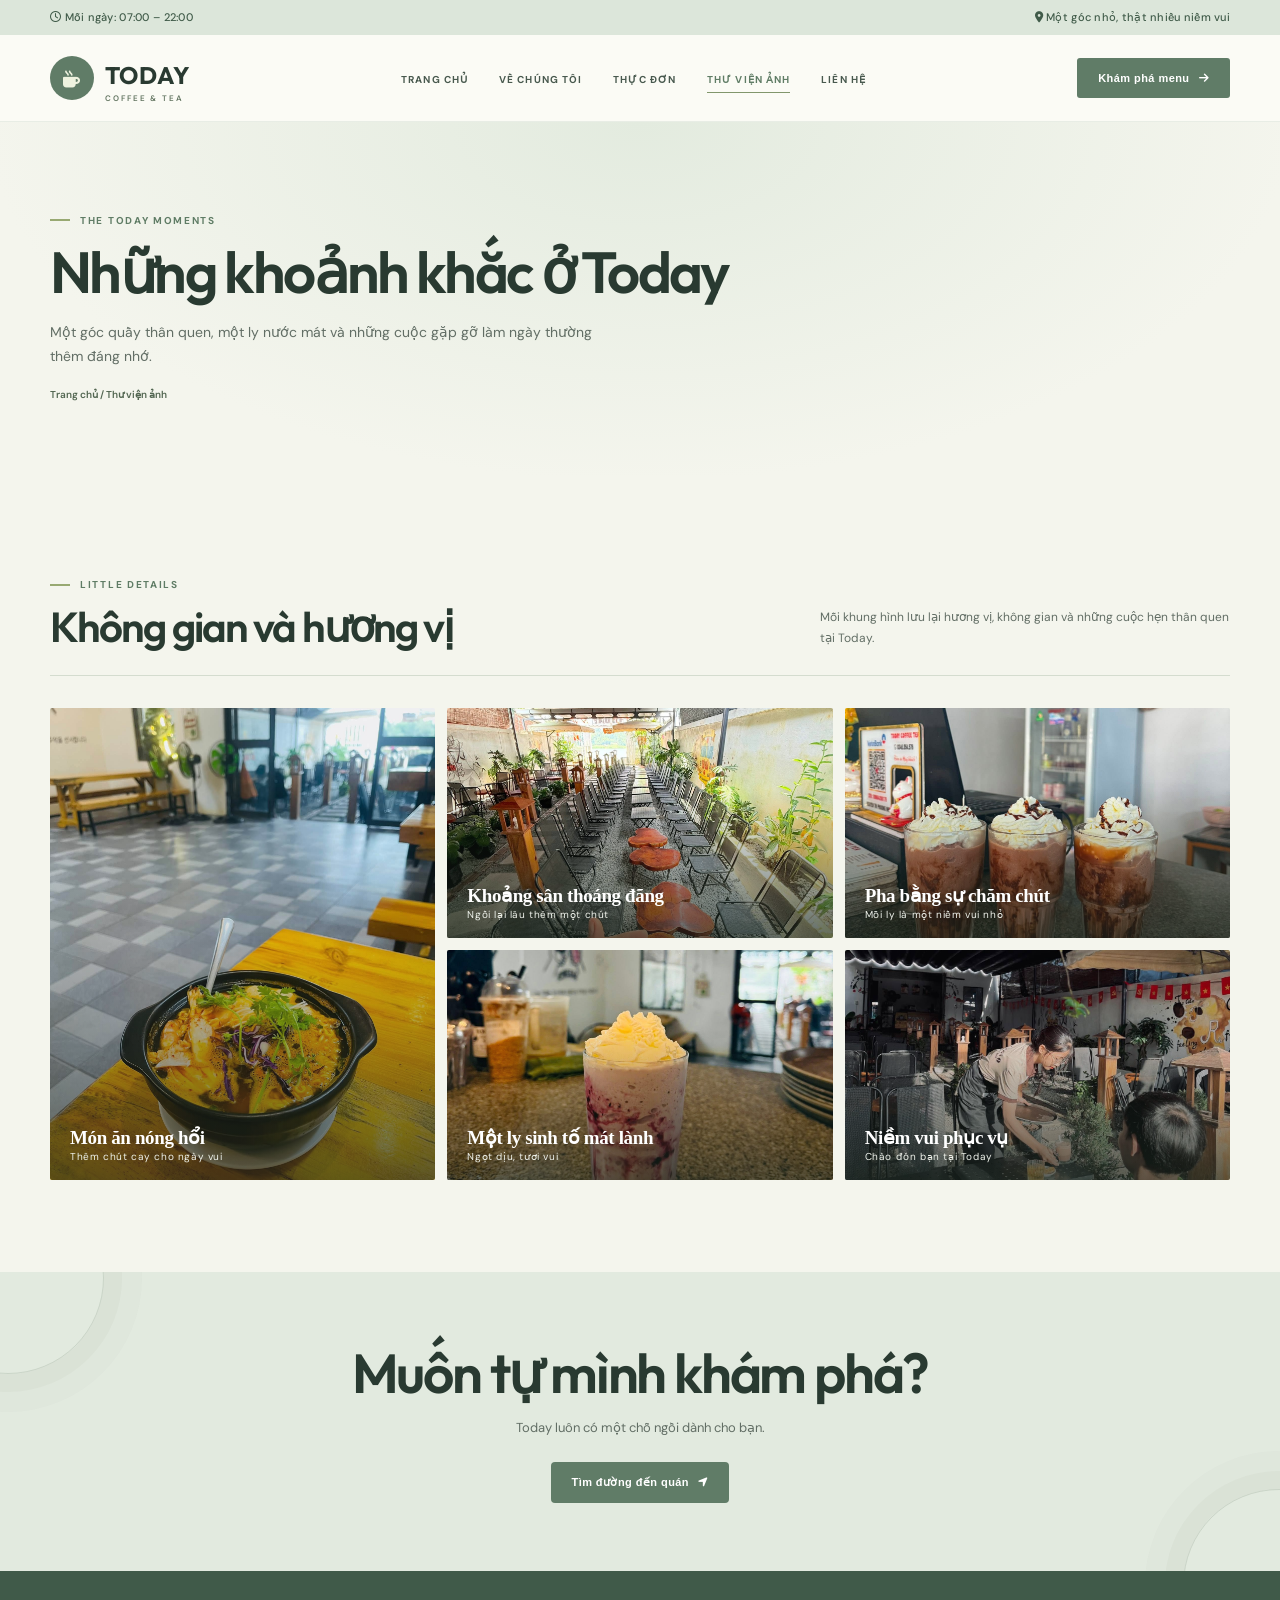
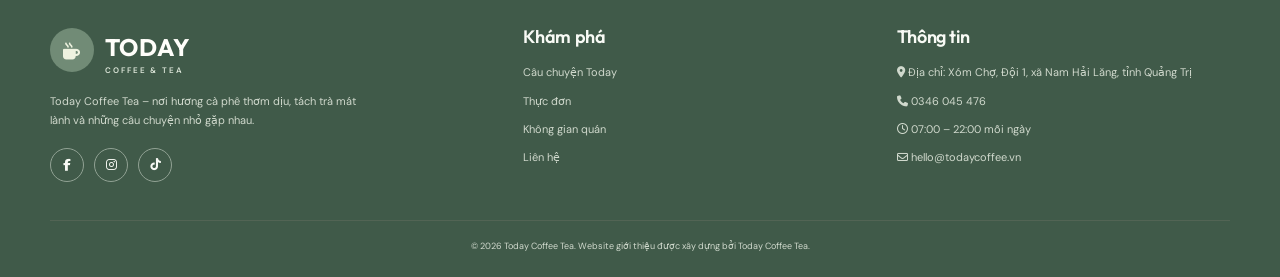
<file: gallery.html>
<!DOCTYPE html>
<html lang="vi">
<head>
  <meta charset="UTF-8">
  <meta name="viewport" content="width=device-width, initial-scale=1.0">
  <meta name="description" content="Today Coffee Tea - góc nhỏ dành cho cà phê, trà và những khoảnh khắc thư giãn.">
  <title>Thư viện ảnh | Today Coffee Tea</title>
  <link rel="preconnect" href="https://fonts.googleapis.com">
  <link rel="preconnect" href="https://fonts.gstatic.com" crossorigin>
  <link href="https://fonts.googleapis.com/css2?family=DM+Sans:wght@400;500;600;700;800&family=Outfit:wght@400;500;600;700;800&display=swap" rel="stylesheet">
  <link rel="stylesheet" href="https://cdnjs.cloudflare.com/ajax/libs/font-awesome/6.5.2/css/all.min.css">
  <link rel="stylesheet" href="https://unpkg.com/aos@2.3.1/dist/aos.css">
  <link rel="stylesheet" href="css/style.css">
</head>
<body>
  <div class="topbar"><div class="container"><span><i class="fa-regular fa-clock"></i> Mỗi ngày: 07:00 – 22:00</span><span><i class="fa-solid fa-location-dot"></i> Một góc nhỏ, thật nhiều niềm vui</span></div></div>
  <header class="site-header">
    <div class="container nav-wrap">
      <a class="brand" href="index.html"><span class="brand-mark"><i class="fa-solid fa-mug-hot"></i></span><span>TODAY<small>COFFEE & TEA</small></span></a>
      <input class="nav-check" type="checkbox" id="nav-check"><label class="menu-toggle" for="nav-check" aria-label="Mở menu"><i class="fa-solid fa-bars"></i></label>
      <ul class="nav-links"><li><a class="" href="index.html">Trang chủ</a></li><li><a class="" href="about.html">Về chúng tôi</a></li><li><a class="" href="menu.html">Thực đơn</a></li><li><a class="active" href="gallery.html">Thư viện ảnh</a></li><li><a class="" href="contact.html">Liên hệ</a></li></ul>
      <a class="nav-cta" href="menu.html">Khám phá menu <i class="fa-solid fa-arrow-right"></i></a>
    </div>
  </header>
  
<main><section class="page-hero"><div class="container"><span class="eyebrow">The Today moments</span><h1>Những khoảnh khắc ở Today</h1><p>Một góc quầy thân quen, một ly nước mát và những cuộc gặp gỡ làm ngày thường thêm đáng nhớ.</p><div class="breadcrumb"><a href="index.html">Trang chủ</a> / Thư viện ảnh</div></div></section>
<section class="section"><div class="container"><div class="gallery-heading" data-aos="fade-up"><div><span class="eyebrow">Little details</span><h2>Không gian và hương vị</h2></div><p>Mỗi khung hình lưu lại hương vị, không gian và những cuộc hẹn thân quen tại Today.</p></div><div class="gallery-grid">
<figure class="gallery-item gallery-tall" data-aos="fade-up"><img src="images/Galerys/Galery_01.jpg" alt="Mì cay nóng hổi được phục vụ tại Today"><figcaption><strong>Món ăn nóng hổi</strong><span>Thêm chút cay cho ngày vui</span></figcaption></figure>
<figure class="gallery-item" data-aos="fade-up" data-aos-delay="80"><img src="images/Galerys/Galery_02.jpg" alt="Khu vực chỗ ngồi ngoài trời của Today Coffee Tea"><figcaption><strong>Khoảng sân thoáng đãng</strong><span>Ngồi lại lâu thêm một chút</span></figcaption></figure>
<figure class="gallery-item" data-aos="fade-up" data-aos-delay="160"><img src="images/Galerys/Galery_03.jpg" alt="Các món đồ uống chocolate tại Today"><figcaption><strong>Pha bằng sự chăm chút</strong><span>Mỗi ly là một niềm vui nhỏ</span></figcaption></figure>
<figure class="gallery-item" data-aos="fade-up"><img src="images/Galerys/Galery_04.jpg" alt="Ly sinh tố dâu kem tại Today Coffee Tea"><figcaption><strong>Một ly sinh tố mát lành</strong><span>Ngọt dịu, tươi vui</span></figcaption></figure>
<figure class="gallery-item" data-aos="fade-up" data-aos-delay="100"><img src="images/Galerys/Galery_05.jpg" alt="Nhân viên Today phục vụ khách tại quán"><figcaption><strong>Niềm vui phục vụ</strong><span>Chào đón bạn tại Today</span></figcaption></figure>
</div></div></section><section class="cta-band" data-aos="fade-up"><div class="container"><h2>Muốn tự mình khám phá?</h2><p>Today luôn có một chỗ ngồi dành cho bạn.</p><a class="btn" href="contact.html">Tìm đường đến quán <i class="fa-solid fa-location-arrow"></i></a></div></section></main>
  <footer class="site-footer">
    <div class="container">
      <div class="footer-grid">
        <div class="footer-brand"><a class="brand" href="index.html"><span class="brand-mark"><i class="fa-solid fa-mug-hot"></i></span><span style="color:#fff5e8">TODAY<small style="color:#d7b987">COFFEE & TEA</small></span></a><p>Today Coffee Tea – nơi hương cà phê thơm dịu, tách trà mát lành và những câu chuyện nhỏ gặp nhau.</p><div class="socials"><a href="#" aria-label="Facebook"><i class="fa-brands fa-facebook-f"></i></a><a href="#" aria-label="Instagram"><i class="fa-brands fa-instagram"></i></a><a href="#" aria-label="TikTok"><i class="fa-brands fa-tiktok"></i></a></div></div>
        <div><h3>Khám phá</h3><ul class="footer-links"><li><a href="about.html">Câu chuyện Today</a></li><li><a href="menu.html">Thực đơn</a></li><li><a href="gallery.html">Không gian quán</a></li><li><a href="contact.html">Liên hệ</a></li></ul></div>
        <div><h3>Thông tin</h3><ul class="footer-links"><li><i class="fa-solid fa-location-dot"></i> Địa chỉ: Xóm Chợ, Đội 1, xã Nam Hải Lăng, tỉnh Quảng Trị</li><li><i class="fa-solid fa-phone"></i> <a href="tel:0346045476">0346 045 476</a></li><li><i class="fa-regular fa-clock"></i> 07:00 – 22:00 mỗi ngày</li><li><i class="fa-regular fa-envelope"></i> hello@todaycoffee.vn</li></ul></div>
      </div>
      <div class="copyright">© 2026 Today Coffee Tea. Website giới thiệu được xây dựng bởi Today Coffee Tea.</div>
    </div>
  </footer>
  <script src="https://unpkg.com/aos@2.3.1/dist/aos.js"></script>
  <script>AOS.init({ duration: 750, once: true, offset: 70 });</script>
</body>
</html>
</file>
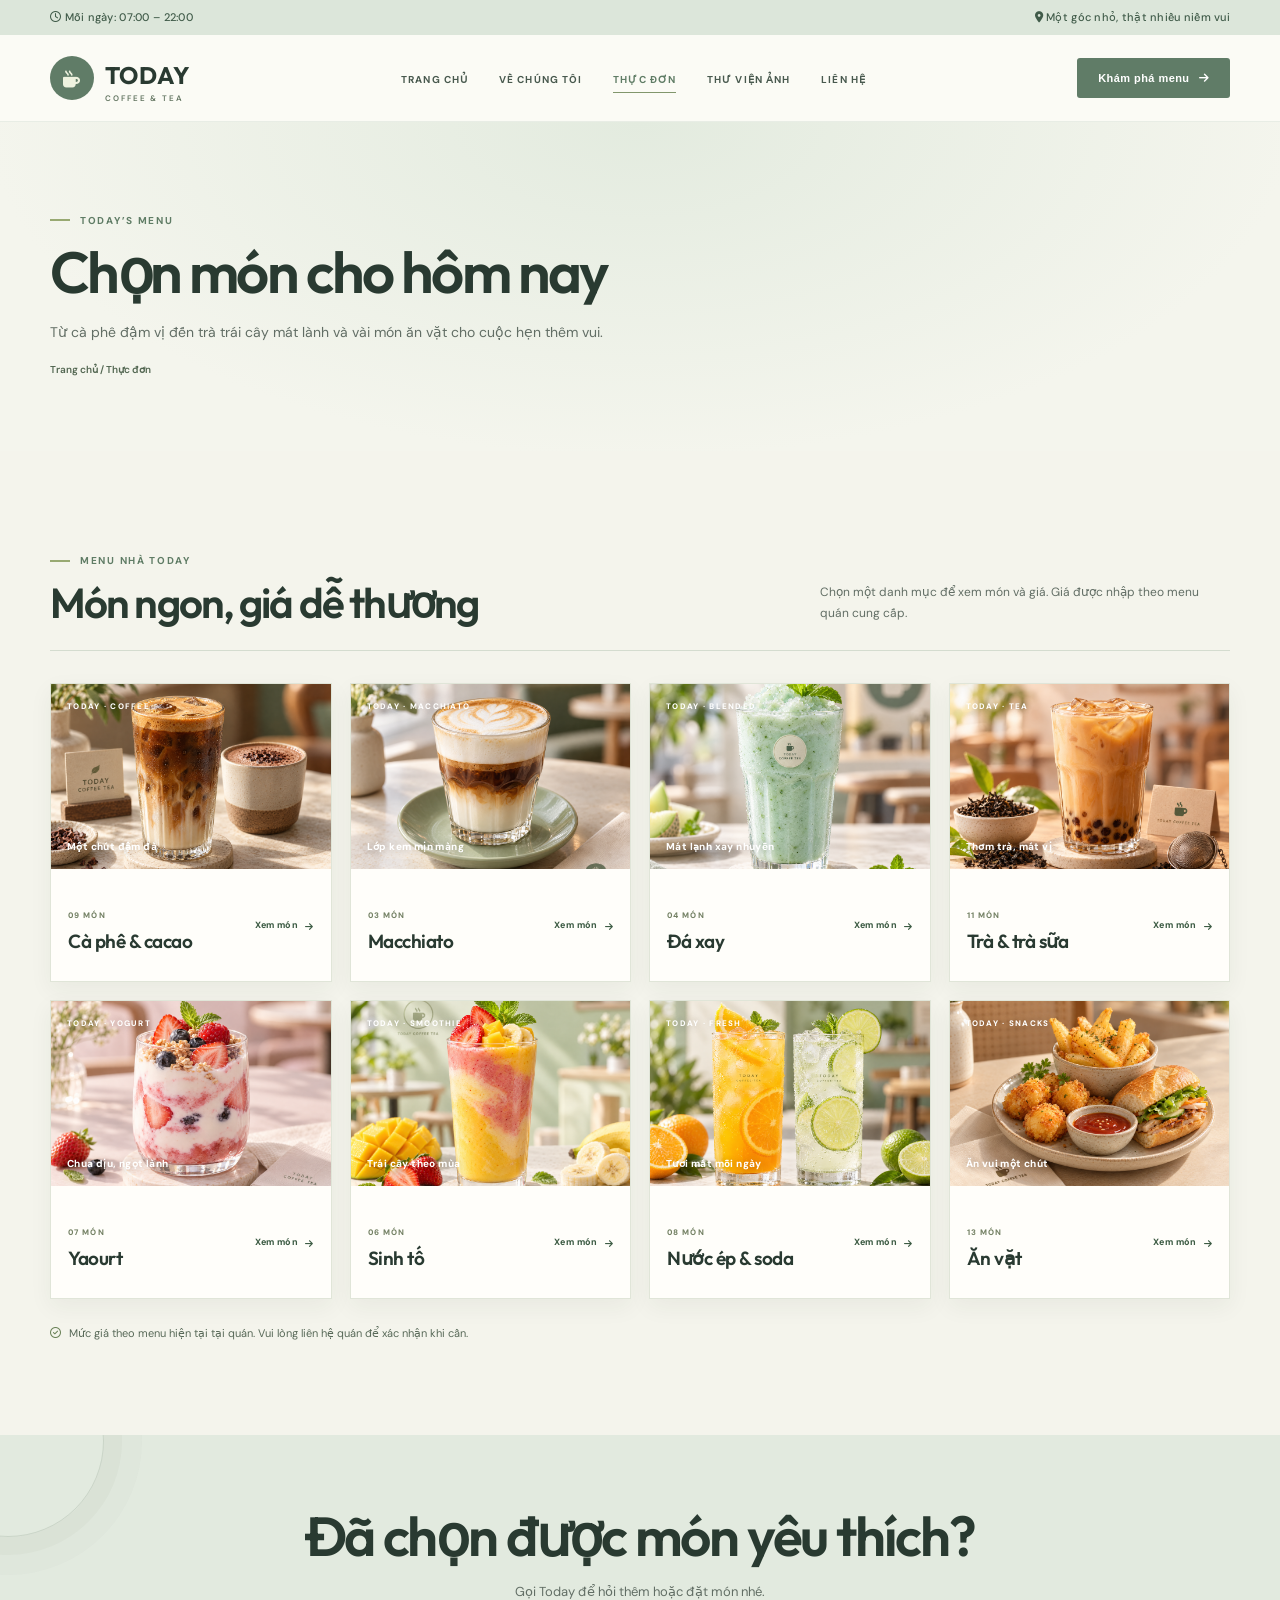
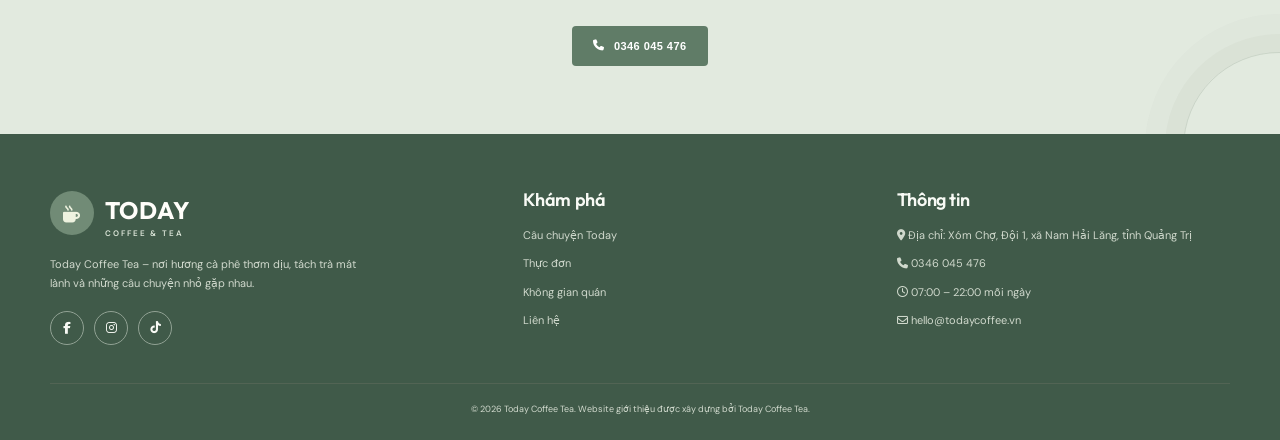
<file: menu.html>
<!DOCTYPE html>
<html lang="vi">
<head>
  <meta charset="UTF-8">
  <meta name="viewport" content="width=device-width, initial-scale=1.0">
  <meta name="description" content="Today Coffee Tea - góc nhỏ dành cho cà phê, trà và những khoảnh khắc thư giãn.">
  <title>Thực đơn | Today Coffee Tea</title>
  <link rel="preconnect" href="https://fonts.googleapis.com">
  <link rel="preconnect" href="https://fonts.gstatic.com" crossorigin>
  <link href="https://fonts.googleapis.com/css2?family=DM+Sans:wght@400;500;600;700;800&family=Outfit:wght@400;500;600;700;800&display=swap" rel="stylesheet">
  <link rel="stylesheet" href="https://cdnjs.cloudflare.com/ajax/libs/font-awesome/6.5.2/css/all.min.css">
  <link rel="stylesheet" href="https://unpkg.com/aos@2.3.1/dist/aos.css">
  <link rel="stylesheet" href="css/style.css">
</head>
<body>
  <div class="topbar"><div class="container"><span><i class="fa-regular fa-clock"></i> Mỗi ngày: 07:00 – 22:00</span><span><i class="fa-solid fa-location-dot"></i> Một góc nhỏ, thật nhiều niềm vui</span></div></div>
  <header class="site-header">
    <div class="container nav-wrap">
      <a class="brand" href="index.html"><span class="brand-mark"><i class="fa-solid fa-mug-hot"></i></span><span>TODAY<small>COFFEE & TEA</small></span></a>
      <input class="nav-check" type="checkbox" id="nav-check"><label class="menu-toggle" for="nav-check" aria-label="Mở menu"><i class="fa-solid fa-bars"></i></label>
      <ul class="nav-links"><li><a class="" href="index.html">Trang chủ</a></li><li><a class="" href="about.html">Về chúng tôi</a></li><li><a class="active" href="menu.html">Thực đơn</a></li><li><a class="" href="gallery.html">Thư viện ảnh</a></li><li><a class="" href="contact.html">Liên hệ</a></li></ul>
      <a class="nav-cta" href="menu.html">Khám phá menu <i class="fa-solid fa-arrow-right"></i></a>
    </div>
  </header>
  
<main>
  <section class="page-hero menu-banner"><div class="container"><span class="eyebrow">Today’s menu</span><h1>Chọn món cho hôm nay</h1><p>Từ cà phê đậm vị đến trà trái cây mát lành và vài món ăn vặt cho cuộc hẹn thêm vui.</p><div class="breadcrumb"><a href="index.html">Trang chủ</a> / Thực đơn</div></div></section>
  <section class="section menu-page">
    <div class="container">
      <div class="menu-intro" data-aos="fade-up"><div><span class="eyebrow">Menu nhà Today</span><h2>Món ngon, giá dễ thương</h2></div><p>Chọn một danh mục để xem món và giá. Giá được nhập theo menu quán cung cấp.</p></div>
      <div class="category-showcase">
        <div class="category-tile-wrap">
          <input class="modal-toggle" type="checkbox" id="modal-coffee">
          <article class="category-card" data-aos="fade-up"><div class="category-cover cover-coffee"><img class="category-photo" src="images/do_uong/today_coffee_tea_01_coffee_cacao.png" alt="Cà phê và cacao Today" loading="lazy"><span class="cover-label">TODAY · COFFEE</span><span class="cover-caption">Một chút đậm đà</span></div><div class="category-card-info"><div><span class="category-count">09 MÓN</span><h3>Cà phê & cacao</h3></div><label class="category-action" for="modal-coffee">Xem món <i class="fa-solid fa-arrow-right"></i></label></div></article>
          <div class="menu-modal"><label class="modal-backdrop" for="modal-coffee" aria-label="Đóng danh mục cà phê"></label><section class="modal-dialog" role="dialog" aria-modal="true" aria-labelledby="dialog-title-coffee"><header><div><span class="category-count">TODAY’S MENU · 01</span><h2 id="dialog-title-coffee">Cà phê & cacao</h2></div><label class="modal-close" for="modal-coffee" aria-label="Đóng">×</label></header><ul class="modal-menu-list"><li><span>Cà phê đen</span><strong>12.000đ</strong></li><li><span>Cà phê sữa</span><strong>15.000đ</strong></li><li><span>Cà phê muối</span><strong>20.000đ</strong></li><li><span>Sữa tươi trân châu đường đen</span><strong>15.000đ</strong></li><li><span>Bạc xỉu</span><strong>15.000đ</strong></li><li><span>Ca cao</span><strong>15.000đ</strong></li><li><span>Ca cao kem muối</span><strong>20.000đ</strong></li><li><span>Milo nóng / đá</span><strong>15.000đ</strong></li><li><span>Milo dầm</span><strong>15.000đ</strong></li></ul></section></div>
        </div>
        <div class="category-tile-wrap">
          <input class="modal-toggle" type="checkbox" id="modal-macchiato">
          <article class="category-card" data-aos="fade-up" data-aos-delay="60"><div class="category-cover cover-macchiato"><img class="category-photo" src="images/do_uong/today_coffee_tea_02_macchiato.png" alt="Thức uống macchiato Today" loading="lazy"><span class="cover-label">TODAY · MACCHIATO</span><span class="cover-caption">Lớp kem mịn màng</span></div><div class="category-card-info"><div><span class="category-count">03 MÓN</span><h3>Macchiato</h3></div><label class="category-action" for="modal-macchiato">Xem món <i class="fa-solid fa-arrow-right"></i></label></div></article>
          <div class="menu-modal"><label class="modal-backdrop" for="modal-macchiato" aria-label="Đóng danh mục macchiato"></label><section class="modal-dialog" role="dialog" aria-modal="true" aria-labelledby="dialog-title-macchiato"><header><div><span class="category-count">TODAY’S MENU · 02</span><h2 id="dialog-title-macchiato">Macchiato</h2></div><label class="modal-close" for="modal-macchiato" aria-label="Đóng">×</label></header><ul class="modal-menu-list"><li><span>Matcha Macchiato</span><strong>20.000đ</strong></li><li><span>Socola Macchiato</span><strong>20.000đ</strong></li><li><span>Hoa đậu biếc Macchiato</span><strong>20.000đ</strong></li></ul></section></div>
        </div>
        <div class="category-tile-wrap">
          <input class="modal-toggle" type="checkbox" id="modal-blended">
          <article class="category-card" data-aos="fade-up" data-aos-delay="120"><div class="category-cover cover-blended"><img class="category-photo" src="images/do_uong/today_coffee_tea_03_blended.png" alt="Đồ uống đá xay Today" loading="lazy"><span class="cover-label">TODAY · BLENDED</span><span class="cover-caption">Mát lạnh xay nhuyễn</span></div><div class="category-card-info"><div><span class="category-count">04 MÓN</span><h3>Đá xay</h3></div><label class="category-action" for="modal-blended">Xem món <i class="fa-solid fa-arrow-right"></i></label></div></article>
          <div class="menu-modal"><label class="modal-backdrop" for="modal-blended" aria-label="Đóng danh mục đá xay"></label><section class="modal-dialog" role="dialog" aria-modal="true" aria-labelledby="dialog-title-blended"><header><div><span class="category-count">TODAY’S MENU · 03</span><h2 id="dialog-title-blended">Đá xay</h2></div><label class="modal-close" for="modal-blended" aria-label="Đóng">×</label></header><ul class="modal-menu-list"><li><span>Matcha đá xay</span><strong>25.000đ</strong></li><li><span>Socola đá xay</span><strong>25.000đ</strong></li><li><span>Việt quất đá xay</span><strong>25.000đ</strong></li><li><span>Cookie đá xay</span><strong>25.000đ</strong></li></ul></section></div>
        </div>
        <div class="category-tile-wrap">
          <input class="modal-toggle" type="checkbox" id="modal-tea">
          <article class="category-card" data-aos="fade-up"><div class="category-cover cover-tea"><img class="category-photo" src="images/do_uong/today_coffee_tea_04_tea_milk_tea.png" alt="Trà và trà sữa Today" loading="lazy"><span class="cover-label">TODAY · TEA</span><span class="cover-caption">Thơm trà, mát vị</span></div><div class="category-card-info"><div><span class="category-count">11 MÓN</span><h3>Trà & trà sữa</h3></div><label class="category-action" for="modal-tea">Xem món <i class="fa-solid fa-arrow-right"></i></label></div></article>
          <div class="menu-modal"><label class="modal-backdrop" for="modal-tea" aria-label="Đóng danh mục trà"></label><section class="modal-dialog" role="dialog" aria-modal="true" aria-labelledby="dialog-title-tea"><header><div><span class="category-count">TODAY’S MENU · 04</span><h2 id="dialog-title-tea">Trà & trà sữa</h2></div><label class="modal-close" for="modal-tea" aria-label="Đóng">×</label></header><ul class="modal-menu-list"><li><span>Trà sữa truyền thống</span><strong>15.000đ</strong></li><li><span>Trà sữa matcha</span><strong>15.000đ</strong></li><li><span>Trà đào</span><strong>15.000đ</strong></li><li><span>Trà vải</span><strong>15.000đ</strong></li><li><span>Trà dâu</span><strong>15.000đ</strong></li><li><span>Trà tắc</span><strong>10.000đ</strong></li><li><span>Trà tắc Thái xanh</span><strong>10.000đ</strong></li><li><span>Trà trái cây</span><strong>20.000đ</strong></li><li><span>Trà Lipton</span><strong>15.000đ</strong></li><li><span>Trà đào cam sả</span><strong>20.000đ</strong></li><li><span>Trà gừng nóng / lạnh</span><strong>15.000đ</strong></li></ul></section></div>
        </div>
        <div class="category-tile-wrap">
          <input class="modal-toggle" type="checkbox" id="modal-yaourt">
          <article class="category-card" data-aos="fade-up" data-aos-delay="60"><div class="category-cover cover-yaourt"><img class="category-photo" src="images/do_uong/today_coffee_tea_05_yogurt.png" alt="Yaourt Today" loading="lazy"><span class="cover-label">TODAY · YOGURT</span><span class="cover-caption">Chua dịu, ngọt lành</span></div><div class="category-card-info"><div><span class="category-count">07 MÓN</span><h3>Yaourt</h3></div><label class="category-action" for="modal-yaourt">Xem món <i class="fa-solid fa-arrow-right"></i></label></div></article>
          <div class="menu-modal"><label class="modal-backdrop" for="modal-yaourt" aria-label="Đóng danh mục yaourt"></label><section class="modal-dialog" role="dialog" aria-modal="true" aria-labelledby="dialog-title-yaourt"><header><div><span class="category-count">TODAY’S MENU · 05</span><h2 id="dialog-title-yaourt">Yaourt</h2></div><label class="modal-close" for="modal-yaourt" aria-label="Đóng">×</label></header><ul class="modal-menu-list"><li><span>Yaourt trái cây</span><strong>20.000đ</strong></li><li><span>Yaourt hũ</span><strong>10.000đ</strong></li><li><span>Yaourt đá</span><strong>15.000đ</strong></li><li><span>Yaourt Việt quất</span><strong>20.000đ</strong></li><li><span>Yaourt dâu</span><strong>20.000đ</strong></li><li><span>Yaourt đào</span><strong>20.000đ</strong></li><li><span>Dừa trái</span><strong>20.000đ</strong></li></ul></section></div>
        </div>
        <div class="category-tile-wrap">
          <input class="modal-toggle" type="checkbox" id="modal-smoothie">
          <article class="category-card" data-aos="fade-up" data-aos-delay="120"><div class="category-cover cover-smoothie"><img class="category-photo" src="images/do_uong/today_coffee_tea_06_smoothie.png" alt="Sinh tố trái cây Today" loading="lazy"><span class="cover-label">TODAY · SMOOTHIE</span><span class="cover-caption">Trái cây theo mùa</span></div><div class="category-card-info"><div><span class="category-count">06 MÓN</span><h3>Sinh tố</h3></div><label class="category-action" for="modal-smoothie">Xem món <i class="fa-solid fa-arrow-right"></i></label></div></article>
          <div class="menu-modal"><label class="modal-backdrop" for="modal-smoothie" aria-label="Đóng danh mục sinh tố"></label><section class="modal-dialog" role="dialog" aria-modal="true" aria-labelledby="dialog-title-smoothie"><header><div><span class="category-count">TODAY’S MENU · 06</span><h2 id="dialog-title-smoothie">Sinh tố</h2></div><label class="modal-close" for="modal-smoothie" aria-label="Đóng">×</label></header><ul class="modal-menu-list"><li><span>Sinh tố bơ</span><strong>20.000đ</strong></li><li><span>Sinh tố dừa</span><strong>20.000đ</strong></li><li><span>Sinh tố xoài</span><strong>20.000đ</strong></li><li><span>Sinh tố sapoche</span><strong>20.000đ</strong></li><li><span>Sinh tố dâu</span><strong>20.000đ</strong></li><li><span>Sinh tố mãng cầu</span><strong>20.000đ</strong></li></ul></section></div>
        </div>
        <div class="category-tile-wrap">
          <input class="modal-toggle" type="checkbox" id="modal-fresh">
          <article class="category-card" data-aos="fade-up"><div class="category-cover cover-fresh"><img class="category-photo" src="images/do_uong/today_coffee_tea_07_fresh_juice_soda.png" alt="Nước ép và soda Today" loading="lazy"><span class="cover-label">TODAY · FRESH</span><span class="cover-caption">Tươi mát mỗi ngày</span></div><div class="category-card-info"><div><span class="category-count">08 MÓN</span><h3>Nước ép & soda</h3></div><label class="category-action" for="modal-fresh">Xem món <i class="fa-solid fa-arrow-right"></i></label></div></article>
          <div class="menu-modal"><label class="modal-backdrop" for="modal-fresh" aria-label="Đóng danh mục nước ép và soda"></label><section class="modal-dialog" role="dialog" aria-modal="true" aria-labelledby="dialog-title-fresh"><header><div><span class="category-count">TODAY’S MENU · 07</span><h2 id="dialog-title-fresh">Nước ép & soda</h2></div><label class="modal-close" for="modal-fresh" aria-label="Đóng">×</label></header><ul class="modal-menu-list"><li><span>Nước ép thơm</span><strong>20.000đ</strong></li><li><span>Nước ép cà rốt</span><strong>20.000đ</strong></li><li><span>Nước ép táo</span><strong>20.000đ</strong></li><li><span>Nước ép dưa hấu</span><strong>20.000đ</strong></li><li><span>Nước ép cam</span><strong>20.000đ</strong></li><li><span>Soda việt quất</span><strong>20.000đ</strong></li><li><span>Soda chanh</span><strong>15.000đ</strong></li><li><span>Soda dâu</span><strong>20.000đ</strong></li></ul></section></div>
        </div>
        <div class="category-tile-wrap">
          <input class="modal-toggle" type="checkbox" id="modal-snacks">
          <article class="category-card" data-aos="fade-up" data-aos-delay="60"><div class="category-cover cover-snacks"><img class="category-photo" src="images/do_uong/today_coffee_tea_08_snacks.png" alt="Món ăn vặt Today" loading="lazy"><span class="cover-label">TODAY · SNACKS</span><span class="cover-caption">Ăn vui một chút</span></div><div class="category-card-info"><div><span class="category-count">13 MÓN</span><h3>Ăn vặt</h3></div><label class="category-action" for="modal-snacks">Xem món <i class="fa-solid fa-arrow-right"></i></label></div></article>
          <div class="menu-modal"><label class="modal-backdrop" for="modal-snacks" aria-label="Đóng danh mục ăn vặt"></label><section class="modal-dialog" role="dialog" aria-modal="true" aria-labelledby="dialog-title-snacks"><header><div><span class="category-count">TODAY’S MENU · 08</span><h2 id="dialog-title-snacks">Ăn vặt</h2></div><label class="modal-close" for="modal-snacks" aria-label="Đóng">×</label></header><ul class="modal-menu-list"><li><span>Tteokbokki phô mai kéo sợi</span><strong>20.000đ</strong></li><li><span>Mì cay</span><strong>25.000đ</strong></li><li><span>Cá viên xóc bơ tỏi</span><strong>30.000đ</strong></li><li><span>Khoai tây chiên</span><strong>15.000đ</strong></li><li><span>Cá viên chiên</span><strong>10.000đ</strong></li><li><span>Xúc xích chiên</span><strong>10.000đ</strong></li><li><span>Bò viên chiên</span><strong>10.000đ</strong></li><li><span>Phô mai que</span><strong>10.000đ</strong></li><li><span>Đùi gà chiên</span><strong>25.000đ</strong></li><li><span>Kimbap chiên</span><strong>10.000đ</strong></li><li><span>Chân gà sả tắc</span><strong>30.000đ</strong></li><li><span>Bánh tráng trứng</span><strong>12.000đ</strong></li><li><span>Trái cây chấm muối</span><strong>15.000đ</strong></li></ul></section></div>
        </div>
      </div>
      <p class="menu-footnote"><i class="fa-regular fa-circle-check"></i> Mức giá theo menu hiện tại tại quán. Vui lòng liên hệ quán để xác nhận khi cần.</p>
    </div>
  </section>
  <section class="cta-band"><div class="container"><h2>Đã chọn được món yêu thích?</h2><p>Gọi Today để hỏi thêm hoặc đặt món nhé.</p><a class="btn" href="tel:0346045476"><i class="fa-solid fa-phone"></i> 0346 045 476</a></div></section>
</main>
  <footer class="site-footer">
    <div class="container">
      <div class="footer-grid">
        <div class="footer-brand"><a class="brand" href="index.html"><span class="brand-mark"><i class="fa-solid fa-mug-hot"></i></span><span style="color:#fff5e8">TODAY<small style="color:#d7b987">COFFEE & TEA</small></span></a><p>Today Coffee Tea – nơi hương cà phê thơm dịu, tách trà mát lành và những câu chuyện nhỏ gặp nhau.</p><div class="socials"><a href="#" aria-label="Facebook"><i class="fa-brands fa-facebook-f"></i></a><a href="#" aria-label="Instagram"><i class="fa-brands fa-instagram"></i></a><a href="#" aria-label="TikTok"><i class="fa-brands fa-tiktok"></i></a></div></div>
        <div><h3>Khám phá</h3><ul class="footer-links"><li><a href="about.html">Câu chuyện Today</a></li><li><a href="menu.html">Thực đơn</a></li><li><a href="gallery.html">Không gian quán</a></li><li><a href="contact.html">Liên hệ</a></li></ul></div>
        <div><h3>Thông tin</h3><ul class="footer-links"><li><i class="fa-solid fa-location-dot"></i> Địa chỉ: Xóm Chợ, Đội 1, xã Nam Hải Lăng, tỉnh Quảng Trị</li><li><i class="fa-solid fa-phone"></i> <a href="tel:0346045476">0346 045 476</a></li><li><i class="fa-regular fa-clock"></i> 07:00 – 22:00 mỗi ngày</li><li><i class="fa-regular fa-envelope"></i> hello@todaycoffee.vn</li></ul></div>
      </div>
      <div class="copyright">© 2026 Today Coffee Tea. Website giới thiệu được xây dựng bởi Today Coffee Tea.</div>
    </div>
  </footer>
  <script src="https://unpkg.com/aos@2.3.1/dist/aos.js"></script>
  <script>AOS.init({ duration: 750, once: true, offset: 70 });</script>
</body>
</html>
</file>
<file: css/style.css>
:root {
  --cream: #f7f8f2;
  --paper: #fffefa;
  --coffee: #35443d;
  --brown: #63786b;
  --caramel: #93aa96;
  --gold: #dce7d8;
  --muted: #778179;
  --line: #e4eae1;
  --shadow: 0 20px 55px rgba(55, 75, 63, .10);
}
* { box-sizing: border-box; margin: 0; padding: 0; }
html { scroll-behavior: smooth; }
body { font-family: 'Be Vietnam Pro', sans-serif; background: var(--cream); color: var(--coffee); line-height: 1.75; -webkit-font-smoothing: antialiased; }
img { display: block; max-width: 100%; }
a { color: inherit; text-decoration: none; }
.container { width: min(1120px, calc(100% - 40px)); margin: auto; }
.topbar { background: #e9efe7; color: #63776a; font-size: 11px; padding: 8px 0; letter-spacing: .15px; }
.topbar .container { display: flex; justify-content: space-between; gap: 15px; flex-wrap: wrap; }
.site-header { background: rgba(255,254,250,.91); position: sticky; top: 0; z-index: 50; border-bottom: 1px solid rgba(228,234,225,.8); backdrop-filter: blur(16px); }
.nav-wrap { min-height: 78px; display: flex; align-items: center; justify-content: space-between; gap: 25px; }
.brand { display: flex; align-items: center; gap: 11px; font-family: 'Playfair Display', serif; font-size: 25px; font-weight: 700; letter-spacing: -.5px; white-space: nowrap; }
.brand-mark { width: 42px; height: 42px; display: grid; place-items: center; border-radius: 15px 15px 15px 5px; color: #fffefa; background: #829988; font-size: 17px; }
.brand small { display: block; color: var(--brown); font: 600 9px 'Be Vietnam Pro', sans-serif; letter-spacing: 3px; margin-top: -5px; }
.nav-links { display: flex; align-items: center; gap: 27px; list-style: none; }
.nav-links a { font-size: 12px; font-weight: 500; color: #647168; transition: color .2s ease; }
.nav-links a:hover, .nav-links a.active { color: #879f8c; }
.nav-cta, .btn { display: inline-flex; align-items: center; justify-content: center; gap: 9px; border: 0; border-radius: 999px; background: #718a78; color: white; padding: 13px 22px; font: 600 12px 'Be Vietnam Pro', sans-serif; transition: .25s ease; cursor: pointer; }
.nav-cta:hover, .btn:hover { background: #5c7664; transform: translateY(-2px); box-shadow: 0 10px 24px rgba(55,75,63,.16); }
.btn-outline { background: transparent; color: var(--coffee); border: 1px solid #cbd7ca; }
.btn-outline:hover { color: white; border-color: #718a78; }
.menu-toggle { display: none; font-size: 23px; color: var(--coffee); cursor: pointer; }
.nav-check { display: none; }
.hero { padding: 76px 0 88px; overflow: hidden; background: radial-gradient(ellipse at 8% 20%, #edf2e8 0, transparent 39%); }
.hero-grid { display: grid; grid-template-columns: 1.02fr .98fr; align-items: center; gap: 55px; }
.eyebrow { color: #829989; text-transform: uppercase; font-size: 10px; font-weight: 700; letter-spacing: 2.5px; display: inline-flex; align-items: center; gap: 10px; }
.eyebrow:before { content: ''; width: 25px; height: 1px; background: #a9bda9; }
h1,h2,h3 { font-family: 'Playfair Display', serif; line-height: 1.19; font-weight: 600; }
.hero h1 { font-size: clamp(43px, 5.4vw, 68px); margin: 20px 0; letter-spacing: -1.5px; }
.hero h1 span { color: #829989; font-style: italic; }
.lead { color: var(--muted); max-width: 510px; font-size: 14px; margin-bottom: 28px; }
.button-row { display: flex; flex-wrap: wrap; gap: 12px; }
.hero-note { display: flex; align-items: center; gap: 13px; margin-top: 34px; color: var(--muted); font-size: 11px; }
.avatar-stack { display: flex; }
.avatar-stack i { width: 29px; height: 29px; display: grid; place-items: center; border-radius: 50%; background: #dce7d8; border: 2px solid var(--cream); margin-left: -7px; color: #607767; font-size: 10px; }
.avatar-stack i:first-child { margin-left: 0; }
.hero-visual { position: relative; padding: 0 9px 8px; }
.hero-visual:before { content: ''; position: absolute; inset: 22px -2px -2px 24px; border: 1px solid #d8e3d6; border-radius: 46% 46% 28px 28px; transform: rotate(3deg); }
.hero-photo { position: relative; width: 100%; height: 530px; object-fit: cover; border-radius: 46% 46% 24px 24px; box-shadow: var(--shadow); }
.photo-tag { position: absolute; left: -25px; bottom: 32px; background: var(--paper); padding: 17px 22px; border-radius: 18px 18px 18px 5px; box-shadow: var(--shadow); }
.photo-tag strong { display: block; font: 600 19px 'Playfair Display',serif; }
.photo-tag span { color: var(--muted); font-size: 10px; }
.round-stamp { position: absolute; right: -16px; top: 38px; width: 96px; height: 96px; border-radius: 50%; background: #e5eee2; color: #5b7062; display: grid; place-items: center; text-align: center; font-size: 9px; font-weight: 700; line-height: 1.5; transform: rotate(8deg); box-shadow: 0 8px 22px #435b4718; }
.section { padding: 86px 0; }
.section-white { background: var(--paper); }
.section-head { text-align: center; max-width: 650px; margin: 0 auto 42px; }
.section-head h2 { font-size: clamp(32px,4vw,45px); margin: 12px 0; }
.section-head p { color: var(--muted); font-size: 13px; }
.feature-grid { display: grid; grid-template-columns: repeat(3,1fr); gap: 22px; }
.feature-card { background: #fbfcf8; padding: 31px; border-radius: 24px 24px 24px 7px; border: 1px solid var(--line); transition: .25s ease; }
.feature-card:hover, .menu-card:hover, .gallery-item:hover { transform: translateY(-5px); box-shadow: var(--shadow); }
.feature-icon { width: 48px; height: 48px; border-radius: 17px 17px 17px 5px; display: grid; place-items: center; background: #e9f0e6; color: #718a78; font-size: 18px; margin-bottom: 20px; }
.feature-card h3 { font-size: 21px; margin-bottom: 9px; }
.feature-card p { color: var(--muted); font-size: 12px; }
.split { display: grid; grid-template-columns: 1fr 1fr; align-items: center; gap: 60px; }
.split-photo { width: 100%; height: 430px; object-fit: cover; border-radius: 26px 26px 26px 7px; box-shadow: var(--shadow); }
.split h2 { font-size: clamp(32px,4vw,44px); margin: 13px 0 18px; }
.split p { color: var(--muted); font-size: 13px; margin-bottom: 22px; }
.stats { display: flex; gap: 34px; margin-top: 30px; }
.stat strong { display: block; font: 600 26px 'Playfair Display',serif; color: #78917e; }
.stat span { font-size: 10px; color: var(--muted); }
.page-hero { padding: 74px 0 66px; text-align: center; background: radial-gradient(ellipse at 50% 0%, #eaf0e7 0, #f7f8f2 72%); }
.page-hero h1 { font-size: clamp(39px,5vw,57px); margin: 12px 0; }
.page-hero p { color: var(--muted); font-size: 13px; max-width: 600px; margin: auto; }
.breadcrumb { font-size: 10px; color: #829286; margin-top: 17px; }
.menu-grid { display: grid; grid-template-columns: repeat(3,1fr); gap: 22px; }
.menu-card { background: var(--paper); border: 1px solid var(--line); border-radius: 22px 22px 22px 7px; overflow: hidden; transition: .25s ease; }
.menu-img { height: 215px; width: 100%; object-fit: cover; background: #e9efe7; }
.menu-info { padding: 20px; }
.menu-info h3 { font-size: 20px; margin: 9px 0 5px; }
.menu-info p { color: var(--muted); font-size: 11px; min-height: 42px; }
.menu-bottom { display: flex; justify-content: space-between; align-items: center; margin-top: 15px; }
.price { color: #718a78; font-weight: 700; font-size: 14px; }
.pill { font-size: 9px; padding: 5px 10px; background: #edf2e9; border-radius: 30px; color: #698071; }
.gallery-grid { display: grid; grid-template-columns: repeat(3,1fr); gap: 17px; }
.gallery-item { overflow: hidden; border-radius: 22px 22px 22px 6px; height: 270px; transition: .25s; background: #e9efe7; }
.gallery-item img { width: 100%; height: 100%; object-fit: cover; transition: .5s; }
.gallery-item:hover img { transform: scale(1.05); }
.contact-grid { display: grid; grid-template-columns: .85fr 1.15fr; gap: 35px; align-items: start; }
.contact-panel { background: #eaf0e8; color: var(--coffee); border-radius: 24px 24px 24px 7px; padding: 32px; }
.contact-panel h2 { font-size: 29px; margin-bottom: 13px; }
.contact-panel p { color: #738077; font-size: 12px; margin-bottom: 25px; }
.contact-line { display: flex; gap: 13px; margin: 19px 0; font-size: 12px; align-items: flex-start; }
.contact-line i { color: #809783; margin-top: 5px; }
.contact-form { background: var(--paper); border: 1px solid var(--line); border-radius: 24px 24px 24px 7px; padding: 32px; }
.contact-form h2 { font-size: 27px; margin-bottom: 20px; }
.form-row { display: grid; grid-template-columns: 1fr 1fr; gap: 15px; }
.field { margin-bottom: 16px; }
.field label { display: block; font-size: 11px; font-weight: 600; margin-bottom: 7px; }
.field input,.field textarea,.field select { width: 100%; padding: 13px 14px; border: 1px solid var(--line); background: #fcfdf9; border-radius: 12px; outline: none; font: 12px 'Be Vietnam Pro',sans-serif; color: var(--coffee); transition: .2s; }
.field input:focus,.field textarea:focus,.field select:focus { border-color: #9bb19c; box-shadow: 0 0 0 3px #93aa961f; }
.field textarea { min-height: 120px; resize: vertical; }
.form-note { font-size: 10px; color: var(--muted); margin-top: 12px; }
.cta-band { background: #e9efe7; padding: 55px 0; text-align: center; }
.cta-band h2 { font-size: clamp(29px,4vw,40px); margin-bottom: 12px; }
.cta-band p { color: #748178; font-size: 12px; margin-bottom: 22px; }
.site-footer { background: #53675a; color: #f8faf5; padding: 55px 0 22px; }
.footer-brand p { color: #d7e0d7; font-size: 11px; max-width: 310px; margin-top: 17px; }
.site-footer h3 { font-size: 18px; margin-bottom: 16px; }
.footer-grid { display: grid; grid-template-columns: 1.3fr 1fr 1fr; gap: 40px; }
.footer-links { list-style: none; }
.footer-links li { margin: 9px 0; color: #d7e0d7; font-size: 11px; }
.footer-links a:hover { color: #e6eddb; }
.socials { display: flex; gap: 10px; margin-top: 18px; }
.socials a { width: 34px; height: 34px; border: 1px solid #91a294; border-radius: 50%; display: grid; place-items: center; font-size: 12px; transition: .2s; }
.socials a:hover { background: #718a78; }
.copyright { border-top: 1px solid #75877a; margin-top: 38px; padding-top: 18px; color: #d1dbd2; font-size: 9px; text-align: center; }
.notice { background: #edf2e9; color: #63796a; padding: 13px 17px; border-radius: 13px; font-size: 11px; margin-top: 15px; }
@media(max-width:850px) {
  .nav-links { gap: 14px; }
  .nav-links a { font-size: 10px; }
  .hero-grid { gap: 30px; }
  .hero-photo { height: 440px; }
  .menu-grid { grid-template-columns: repeat(2,1fr); }
}
@media(max-width:650px) {
  .topbar .container { justify-content: center; }
  .nav-wrap { min-height: 68px; flex-wrap: wrap; }
  .menu-toggle { display: block; }
  .nav-cta { display: none; }
  .nav-check:checked ~ .nav-links { display: flex; }
  .nav-links { display: none; width: 100%; flex-direction: column; align-items: stretch; gap: 0; padding: 0 0 14px; }
  .nav-links a { display: block; padding: 10px 4px; font-size: 12px; }
  .hero { padding: 45px 0 58px; }
  .hero-grid,.split,.contact-grid { grid-template-columns: 1fr; }
  .hero-visual { margin: 10px 12px 0; }
  .hero-photo { height: 410px; }
  .photo-tag { left: -10px; }
  .round-stamp { right: -12px; }
  .section { padding: 62px 0; }
  .feature-grid,.menu-grid,.gallery-grid,.footer-grid { grid-template-columns: 1fr; }
  .gallery-item { height: 250px; }
  .split-photo { height: 330px; }
  .stats { gap: 22px; }
  .form-row { grid-template-columns: 1fr; gap: 0; }
}

/* Brand direction: contemporary tea-bar editorial layout */
body { font-family:'DM Sans',sans-serif; color:#27352c; }
h1,h2,h3,.brand,.photo-tag strong,.gallery-item figcaption strong { font-family:'Outfit',sans-serif; }
.container { width:min(1180px,calc(100% - 56px)); }
.topbar { background:#dce5d8;color:#354e3d;font-size:11px;letter-spacing:.025em; }
.site-header { background:#fbfbf5; }
.nav-wrap { min-height:86px; }
.brand { font-size:24px;letter-spacing:.015em; }
.brand-mark { width:44px;height:44px;border-radius:50%;background:#34523b;color:#eef2df; }
.brand small { font-family:'DM Sans',sans-serif;color:#657763;font-size:8px;letter-spacing:.24em;margin-top:-3px; }
.nav-links { gap:31px; }
.nav-links a { text-transform:uppercase;font-size:10px;font-weight:700;letter-spacing:.11em;color:#36473a; }
.nav-links a:hover,.nav-links a.active { color:#8a9e62; }
.nav-cta,.btn { background:#3c5b43;border-radius:4px;color:#fff;padding:14px 21px;font-size:11px;font-weight:700;letter-spacing:.04em; }
.nav-cta { border-radius:3px; }
.nav-cta:hover,.btn:hover { background:#273f2e; }
.btn-outline { background:transparent;color:#3c5b43;border:1px solid #75876c; }
.btn-outline:hover { color:#fff; }
.hero-slider { position:relative;background:#374d3b;overflow:hidden; }
.slide-radio { position:absolute;opacity:0;pointer-events:none; }
.hero-slides { min-height:610px;position:relative; }
.hero-slide { display:none;position:relative;min-height:610px;align-items:center;overflow:hidden;isolation:isolate;color:#fff; }
.hero-slide:after { content:'';position:absolute;z-index:-1;inset:0;background:linear-gradient(90deg,rgba(28,47,34,.92) 0%,rgba(35,53,39,.76) 42%,rgba(35,53,39,.12) 100%); }
.hero-slide img { position:absolute;z-index:-2;inset:0;width:100%;height:100%;object-fit:cover;object-position:center 48%; }
.hero-slide-two img { object-position:58% center;transform:scale(1.08); }
.hero-slide-three img { object-position:35% center;transform:scale(1.12); }
#hero-slide-1:checked ~ .hero-slides .hero-slide-one,#hero-slide-2:checked ~ .hero-slides .hero-slide-two,#hero-slide-3:checked ~ .hero-slides .hero-slide-three { display:flex;animation:slide-reveal .55s ease both; }
@keyframes slide-reveal { from { opacity:.5; } to { opacity:1; } }
.hero-slide-copy { width:min(1180px,calc(100% - 56px));margin:0 auto;padding:80px 0 90px; }
.hero-kicker { color:#d7e1b7;font-size:10px;font-weight:700;letter-spacing:.2em; }
.hero-slide h1 { font-size:clamp(58px,8vw,100px);line-height:.98;letter-spacing:-.055em;font-weight:600;margin:24px 0 18px;max-width:780px; }
.hero-slide h1 span { color:#dce7bc; }
.hero-slide-copy p { max-width:420px;color:#f0f1e7;font-size:14px;margin:0 0 28px; }
.hero-slide .btn { background:#dce7bc;color:#293c2d; }
.hero-slide .btn:hover { background:#fff;color:#293c2d; }
.slide-index { position:absolute;right:max(28px,calc((100vw - 1180px)/2));bottom:48px;color:#f2f3e9;font-size:12px;font-weight:700;letter-spacing:.1em; }
.slide-index i { color:#c6d3a3;font-style:normal;padding:0 7px; }
.slide-controls { position:absolute;z-index:2;left:max(28px,calc((100vw - 1180px)/2));bottom:48px;display:flex;gap:8px; }
.slide-controls label { width:31px;height:3px;background:rgba(255,255,255,.45);cursor:pointer;transition:.2s; }
#hero-slide-1:checked ~ .slide-controls label[for="hero-slide-1"],#hero-slide-2:checked ~ .slide-controls label[for="hero-slide-2"],#hero-slide-3:checked ~ .slide-controls label[for="hero-slide-3"] { width:54px;background:#dce7bc; }
.hero { padding:0; }
.hero-note-mark { display:none; }
.eyebrow { color:#637f59;letter-spacing:.17em;font-size:10px; }
.eyebrow:before { width:20px;height:2px;background:#98a972; }
.section { padding:92px 0; }
.section-head { text-align:left;max-width:650px;margin:0 0 40px; }
.section-head h2,.split h2,.page-hero h1,.menu-intro h2,.gallery-heading h2,.contact-heading h2 { font-size:clamp(36px,5vw,58px);letter-spacing:-.045em;font-weight:600;line-height:1.04; }
.section-head h2 { margin:14px 0 12px; }
.section-head p,.menu-intro>p,.gallery-heading>p { max-width:520px;color:#59665b;font-size:13px; }
.section-white { background:#fbfbf5; }
.feature-grid { gap:0;border-top:1px solid #d8dfd2;border-bottom:1px solid #d8dfd2; }
.feature-card { background:transparent;border:0;border-radius:0;padding:29px 30px 30px 0;box-shadow:none!important; }
.feature-card+.feature-card { border-left:1px solid #d8dfd2;padding-left:30px; }
.feature-icon { background:#e7ebdc;border-radius:50%;color:#48674c; }
.feature-card h3 { font-size:21px;letter-spacing:-.02em; }
.feature-card p,.split p,.menu-info p { color:#59665b;font-size:13px; }
.home-menu { background:#eef0e5; }
.menu-grid { gap:16px; }
.menu-card { border:0;border-radius:3px;background:#fbfbf5;box-shadow:0 7px 20px rgba(40,55,42,.07); }
.menu-img { height:245px; }
.menu-info { padding:20px 21px 22px; }
.menu-info h3 { font-size:22px;font-weight:600;letter-spacing:-.025em; }
.pill { text-transform:uppercase;letter-spacing:.12em;font-size:8px;font-weight:700;background:#e7ebdc;color:#526a4d;border-radius:2px; }
.price { color:#405f46;font-size:14px; }
.center-action { margin-top:36px; }
.split { gap:76px; }
.split-photo { border-radius:2px;box-shadow:none;height:500px; }
.split h2 { margin:17px 0 20px; }
.page-hero { text-align:left;padding:80px 0 72px;background:#e8ecdf; }
.page-hero p { margin:17px 0 0;max-width:560px;font-size:14px;color:#59665b; }
.breadcrumb { color:#526651;font-weight:600; }
.menu-intro,.gallery-heading { align-items:end;border-bottom:1px solid #d4dccf;padding-bottom:26px; }
.menu-intro h2,.gallery-heading h2 { margin-top:14px; }
.menu-page { background:#f4f4ec; }
.menu-page .menu-grid { row-gap:22px; }
.menu-page .menu-card { background:#fffefa; }
.notice { background:#e7ebdc;color:#435b46;border-radius:2px;font-weight:500; }
.gallery-grid { grid-auto-rows:250px;gap:12px; }
.gallery-item { border-radius:2px;background:#dfe6d9; }
.gallery-item figcaption { left:22px;bottom:18px; }
.gallery-item figcaption strong { font-size:22px;letter-spacing:-.02em; }
.gallery-item figcaption span { font-size:10px;letter-spacing:.06em; }
.contact-section { background:#f4f4ec; }
.contact-heading { border-bottom:1px solid #d5dccf;padding-bottom:22px;margin-bottom:32px; }
.contact-panel { background:#e5eadc;border-radius:2px;padding:38px; }
.contact-panel-intro { border-color:#cbd4c5; }
.contact-panel h2,.contact-form h2 { font-size:31px;letter-spacing:-.035em; }
.contact-form { border:0;border-radius:2px;background:#fffefa;box-shadow:0 8px 24px rgba(40,55,42,.06);padding:38px; }
.field input,.field textarea,.field select { border-radius:2px;background:#fbfbf7;border-color:#cbd4c8;padding:14px; }
.cta-band { background:#dfe6d6;padding:68px 0; }
.cta-band h2 { font-size:clamp(36px,5vw,55px);letter-spacing:-.04em;font-weight:600; }
.cta-band p { color:#4f6052;font-size:13px; }
.site-footer { background:#263a2c; }
.site-footer h3 { font-family:'Outfit',sans-serif;letter-spacing:-.02em; }
.footer-links li,.footer-brand p { color:#d0d9cd; }
.copyright { border-color:#526454;color:#d0d9cd; }
@media(max-width:850px) {
  .nav-links { gap:13px; }
  .nav-links a { font-size:9px; }
  .hero-slides,.hero-slide { min-height:540px; }
  .feature-card { padding-right:18px; }
  .feature-card+.feature-card { padding-left:18px; }
}
@media(max-width:650px) {
  .container,.hero-slide-copy { width:calc(100% - 36px); }
  .nav-links { gap:0; }
  .nav-links a { font-size:11px; }
  .hero-slides,.hero-slide { min-height:590px; }
  .hero-slide:after { background:linear-gradient(90deg,rgba(28,47,34,.86),rgba(35,53,39,.48)); }
  .hero-slide img { object-position:57% center; }
  .hero-slide-copy { padding:65px 0 90px; }
  .hero-slide h1 { font-size:clamp(54px,14vw,78px); }
  .hero-slide-copy p { font-size:13px; }
  .slide-controls { left:18px;bottom:34px; }
  .slide-index { right:18px;bottom:28px; }
  .feature-grid { display:block;border:0; }
  .feature-card,.feature-card+.feature-card { border:0;border-top:1px solid #d8dfd2;padding:22px 0; }
  .feature-card:last-child { border-bottom:1px solid #d8dfd2; }
  .section-head { text-align:left; }
  .split-photo { height:340px; }
  .page-hero { padding:60px 0 52px; }
  .gallery-grid { grid-auto-rows:230px; }
}
.gallery-grid figure { margin:0; }
#hero-slide-1:focus-visible ~ .slide-controls label[for="hero-slide-1"],#hero-slide-2:focus-visible ~ .slide-controls label[for="hero-slide-2"],#hero-slide-3:focus-visible ~ .slide-controls label[for="hero-slide-3"] { outline:2px solid #fff;outline-offset:5px; }
.hero-slides,.hero-slide { min-height:clamp(680px,76vh,820px); }
.slide-index { display:none; }
.brand-marquee { overflow:hidden;background:#344c39;color:#e6edcf;padding:17px 0; }
.marquee-track { display:flex;align-items:center;justify-content:space-around;gap:34px;width:max-content;min-width:200%;animation:marquee-drift 34s linear infinite; }
.marquee-track span { font-size:10px;font-weight:700;letter-spacing:.17em;white-space:nowrap; }
.marquee-track i { color:#b6c78e;font-size:13px;font-style:normal; }
.brand-marquee:hover .marquee-track { animation-play-state:paused; }
@keyframes marquee-drift { to { transform:translateX(-50%); } }
body:before { content:'';position:fixed;z-index:100;top:0;left:0;width:100%;height:3px;background:#98ad70;transform:scaleX(0);transform-origin:left;pointer-events:none; }
@supports (animation-timeline:scroll()) {
  body:before { animation:reading-progress linear both;animation-timeline:scroll(root block); }
  @keyframes reading-progress { to { transform:scaleX(1); } }
}
.nav-links a { position:relative; }
.nav-links a:after { content:'';position:absolute;left:0;bottom:-7px;width:100%;height:1px;background:#81966c;transform:scaleX(0);transform-origin:left;transition:transform .25s ease; }
.nav-links a:hover:after,.nav-links a.active:after { transform:scaleX(1); }
.menu-card { transition:transform .35s ease,box-shadow .35s ease; }
.menu-card:hover { transform:translateY(-8px);box-shadow:0 18px 35px rgba(35,54,38,.14); }
.menu-card .menu-img { transition:transform .6s cubic-bezier(.2,.7,.2,1); }
.menu-card:hover .menu-img { transform:scale(1.045); }
.menu-bottom a { display:grid;place-items:center;width:34px;height:34px;border:1px solid #d2dbc9;border-radius:50%;transition:transform .25s,background .25s,color .25s; }
.menu-bottom a:hover { transform:translateX(3px);background:#3c5b43;color:#fff; }
.gallery-item img { transition:transform .75s cubic-bezier(.2,.7,.2,1); }
.gallery-item:hover img { transform:scale(1.055); }
.feature-icon { transition:transform .3s ease,background .3s ease; }
.feature-card:hover .feature-icon { transform:rotate(-8deg) scale(1.08);background:#dce6ce; }
.cta-band { position:relative;overflow:hidden; }
.cta-band:before,.cta-band:after { content:'';position:absolute;width:190px;height:190px;border:1px solid rgba(78,101,75,.16);border-radius:50%;pointer-events:none; }
.cta-band:before { left:-88px;top:-90px;box-shadow:0 0 0 18px rgba(78,101,75,.035),0 0 0 38px rgba(78,101,75,.025); }
.cta-band:after { right:-95px;bottom:-110px;box-shadow:0 0 0 18px rgba(78,101,75,.035),0 0 0 38px rgba(78,101,75,.025); }
[data-aos] { transition-timing-function:cubic-bezier(.22,.68,0,1.05)!important; }
@media(max-width:850px) { .hero-slides,.hero-slide { min-height:680px; } }
@media(max-width:650px) {
  .hero-slides,.hero-slide { min-height:640px; }
  .marquee-track { min-width:300%; }
  .marquee-track span { font-size:9px; }
}
@media(prefers-reduced-motion:reduce) {
  .marquee-track { animation:none; }
  body:before { display:none; }
  .nav-links a:after { transition:none; }
}
.menu-category-grid { display:grid;grid-template-columns:repeat(2,minmax(0,1fr));gap:18px; }
.menu-category { scroll-margin-top:120px; }
.menu-category-nav { display:flex;flex-wrap:wrap;gap:8px;margin:0 0 24px; }
.menu-category-nav a { padding:9px 13px;border:1px solid #ced8c7;background:#fffefa;color:#3e5943;font-size:9px;font-weight:800;letter-spacing:.05em;text-transform:uppercase;transition:background .2s,color .2s,border-color .2s; }
.menu-category-nav a:hover,.menu-category-nav a:focus-visible { background:#3c5b43;border-color:#3c5b43;color:#fff; }
.menu-category { padding:26px 28px 24px;background:#fffefa;border:1px solid #e0e5d8;box-shadow:0 8px 22px rgba(40,55,42,.045); }
.menu-category>header { display:flex;align-items:center;gap:14px;padding-bottom:18px;margin-bottom:7px;border-bottom:1px solid #e0e5d8; }
.category-icon { width:42px;height:42px;flex:0 0 42px;display:grid;place-items:center;background:#e8eddf;border-radius:50%;color:#46644b;font-size:16px; }
.category-kicker { display:block;color:#718064;font-size:8px;font-weight:800;letter-spacing:.16em;text-transform:uppercase; }
.menu-category h3 { margin-top:2px;font-size:22px;font-weight:600;letter-spacing:-.025em; }
.menu-list { list-style:none; }
.menu-list li { display:flex;justify-content:space-between;align-items:baseline;gap:15px;padding:10px 0;border-bottom:1px dotted #d9dfd3;color:#435246;font-size:12px;line-height:1.5; }
.menu-list li:last-child { border-bottom:0; }
.menu-list strong { flex:0 0 auto;color:#304e37;font-size:12px;font-weight:800;white-space:nowrap; }
.menu-category-snacks { grid-column:span 2; }
.menu-category-snacks .menu-list { display:grid;grid-template-columns:1fr 1fr;column-gap:32px; }
.menu-footnote { display:flex;align-items:center;gap:8px;margin-top:25px;color:#586958;font-size:11px; }
.menu-footnote i { color:#698156; }
.product-image-slot { height:245px;display:flex;flex-direction:column;align-items:center;justify-content:center;gap:9px;color:#66775d;background:#e6eadc; }
.product-image-slot i { font-size:32px;opacity:.78; }
.product-image-slot span { font-size:9px;font-weight:800;letter-spacing:.16em;text-transform:uppercase; }
.product-slot-tea { background:#e7eee2;color:#58744f; }
.product-slot-milk-tea { background:#eee8d9;color:#766b4d; }
.product-slot-coffee { background:#eae5db;color:#6b5c49; }
.footer-links li { overflow-wrap:anywhere; }
.site-footer a[href^="tel:"] { color:inherit; }
.site-footer a[href^="tel:"]:hover { color:#dce7bc; }
@media(max-width:650px) {
  .menu-category-grid { grid-template-columns:1fr; }
  .menu-category-snacks { grid-column:auto; }
  .menu-category-snacks .menu-list { grid-template-columns:1fr; }
  .menu-category { padding:22px 20px; }
  .menu-list li { font-size:11px; }
}
.category-showcase { display:grid;grid-template-columns:repeat(4,minmax(0,1fr));gap:18px; }
.category-tile-wrap { min-width:0; }
.category-card { overflow:hidden;background:#fffefa;border:1px solid #e0e5d8;box-shadow:0 8px 22px rgba(40,55,42,.055);transition:transform .35s ease,box-shadow .35s ease; }
.category-card:hover { transform:translateY(-6px);box-shadow:0 18px 35px rgba(40,55,42,.14); }
.category-cover { position:relative;isolation:isolate;height:185px;overflow:hidden;display:flex;align-items:center;justify-content:center;color:#3f5e45;background:#e8eadb; }
.category-cover:before,.category-cover:after { content:'';position:absolute;z-index:-1;border-radius:50%; }
.category-cover:before { width:180px;height:180px;right:-60px;top:-76px;background:rgba(255,255,255,.42); }
.category-cover:after { width:132px;height:132px;left:-34px;bottom:-81px;border:1px solid rgba(50,76,54,.2);box-shadow:0 0 0 14px rgba(255,255,255,.12),0 0 0 31px rgba(255,255,255,.09); }
.category-cover>i { font-size:58px;filter:drop-shadow(0 9px 8px rgba(35,50,35,.15));transition:transform .4s ease; }
.category-card:hover .category-cover>i { transform:translateY(-5px) rotate(-7deg) scale(1.05); }
.cover-label,.cover-caption { position:absolute;left:16px;font-size:8px;font-weight:800;letter-spacing:.16em;text-transform:uppercase; }
.cover-label { top:15px; }
.cover-caption { bottom:14px;text-transform:none;letter-spacing:.04em;font-size:10px; }
.cover-coffee { background:linear-gradient(140deg,#e8dfd0,#d8c9ad);color:#634d37; }
.cover-macchiato { background:linear-gradient(140deg,#e6ecd7,#ccd8ac);color:#4f6848; }
.cover-blended { background:linear-gradient(140deg,#e2eff0,#c7dfe0);color:#446b70; }
.cover-tea { background:linear-gradient(140deg,#f3e4d4,#e8c8a9);color:#835c3c; }
.cover-yaourt { background:linear-gradient(140deg,#f1e3e8,#e4c8d2);color:#865664; }
.cover-smoothie { background:linear-gradient(140deg,#e8ecd5,#d0dba5);color:#617245; }
.cover-fresh { background:linear-gradient(140deg,#edf0d8,#d6e0ae);color:#657745; }
.cover-snacks { background:linear-gradient(140deg,#f0e5d6,#ddc5a5);color:#745b3e; }
.category-card-info { min-height:112px;padding:17px 17px 15px;display:flex;align-items:center;justify-content:space-between;gap:10px; }
.category-count { color:#738063;font-size:8px;font-weight:800;letter-spacing:.14em; }
.category-card-info h3 { margin-top:4px;font-size:19px;font-weight:600;line-height:1.15;letter-spacing:-.025em; }
.category-action { display:flex;align-items:center;gap:7px;flex:0 0 auto;color:#3c5b43;font-size:9px;font-weight:800;letter-spacing:.04em;cursor:pointer; }
.category-action i { transition:transform .2s ease; }
.category-action:hover i { transform:translateX(4px); }
.modal-toggle { position:absolute;width:1px;height:1px;opacity:0;pointer-events:none; }
.modal-toggle:focus-visible + .category-card .category-action { outline:2px solid #47684b;outline-offset:4px; }
.menu-modal { position:fixed;z-index:1000;inset:0;display:grid;place-items:center;padding:20px;visibility:hidden;opacity:0;pointer-events:none;transition:opacity .22s ease,visibility .22s ease; }
.modal-toggle:checked ~ .menu-modal { visibility:visible;opacity:1;pointer-events:auto; }
.modal-backdrop { position:absolute;inset:0;background:rgba(25,38,28,.7);backdrop-filter:blur(5px);cursor:pointer; }
.modal-dialog { position:relative;z-index:1;width:min(510px,100%);max-height:min(82vh,760px);overflow:auto;padding:28px 32px;background:#fffefa;box-shadow:0 24px 80px rgba(0,0,0,.28);animation:modal-rise .24s ease both; }
@keyframes modal-rise { from { opacity:0;transform:translateY(15px) scale(.985); } to { opacity:1;transform:translateY(0) scale(1); } }
.modal-dialog>header { display:flex;align-items:flex-start;justify-content:space-between;gap:20px;padding-bottom:18px;margin-bottom:10px;border-bottom:1px solid #dfe5d8; }
.modal-dialog h2 { margin-top:5px;font-size:30px;letter-spacing:-.04em; }
.modal-close { width:34px;height:34px;display:grid;place-items:center;background:#edf0e6;color:#3e5741;font-size:25px;line-height:1;cursor:pointer;transition:background .2s,color .2s; }
.modal-close:hover { background:#3c5b43;color:#fff; }
.modal-menu-list { list-style:none; }
.modal-menu-list li { display:flex;align-items:baseline;justify-content:space-between;gap:20px;padding:12px 0;border-bottom:1px dotted #d6ddcf;color:#435246;font-size:13px; }
.modal-menu-list li:last-child { border-bottom:0; }
.modal-menu-list strong { color:#304e37;font-size:13px;font-weight:800;white-space:nowrap; }
body:has(.modal-toggle:checked) { overflow:hidden; }
@media(max-width:1050px) { .category-showcase { grid-template-columns:repeat(3,minmax(0,1fr)); } }
@media(max-width:760px) { .category-showcase { grid-template-columns:repeat(2,minmax(0,1fr));gap:13px; } }
@media(max-width:480px) {
  .category-showcase { grid-template-columns:1fr; }
  .category-cover { height:165px; }
  .category-card-info { min-height:88px; }
  .modal-dialog { padding:23px 20px; }
  .modal-menu-list li,.modal-menu-list strong { font-size:12px; }
}
@media(prefers-reduced-motion:reduce) { .category-card,.category-cover>i,.modal-dialog { animation:none;transition:none; } }
.category-cover { isolation:isolate;background:#384c3b; }
.category-cover:before { content:'';inset:0;right:auto;top:auto;width:auto;height:auto;border-radius:0;background:linear-gradient(180deg,rgba(24,39,28,.08) 15%,rgba(24,39,28,.02) 44%,rgba(24,39,28,.67) 100%); }
.category-cover:after { display:none; }
.category-photo { position:absolute;z-index:-2;inset:0;width:100%;height:100%;object-fit:cover;object-position:center 48%;transition:transform .65s cubic-bezier(.2,.7,.2,1); }
.category-card:hover .category-photo { transform:scale(1.06); }
.category-cover>i { display:none; }
.cover-label,.cover-caption { z-index:1;color:#fff;text-shadow:0 1px 8px rgba(0,0,0,.28); }
.cover-label { left:16px;top:15px; }
.cover-caption { left:16px;bottom:14px; }
.gallery-grid .gallery-wide { grid-column:auto; }
.gallery-grid .gallery-item:nth-child(3) img,.gallery-grid .gallery-item:nth-child(4) img,.gallery-grid .gallery-item:nth-child(5) img { object-position:center 68%; }
@media(prefers-reduced-motion:reduce) { *,*::before,*::after { scroll-behavior: auto !important; transition-duration: .01ms !important; animation-duration: .01ms !important; } }

/* Shared layout refinements and stronger contrast */
:root { --cream:#f4f5ed; --paper:#fffefa; --coffee:#293a31; --brown:#506957; --caramel:#718d77; --gold:#d5e2d0; --muted:#626e65; --line:#d9e1d7; --shadow:0 20px 55px rgba(35,55,42,.13); }
body { color:#293a31; }
.topbar { background:#dce6da; color:#405b49; font-weight:500; }
.brand-mark { background:#607c67; }
.nav-links a { color:#48594e; }
.nav-links a:hover,.nav-links a.active,.eyebrow { color:#5f7c65; }
.nav-cta,.btn { background:#607c67; }
.nav-cta:hover,.btn:hover { background:#496651; }
.btn-outline { color:#3d5545; border-color:#aabca9; }
.hero { background:radial-gradient(ellipse at 8% 20%,#e4ecdf 0,transparent 40%); }
.hero h1 span,.price,.stat strong { color:#607c67; }
.lead,.section-head p,.feature-card p,.split p,.page-hero p,.menu-info p,.contact-panel p,.cta-band p { color:#626e65; }
.feature-card,.menu-card,.contact-form { box-shadow:0 8px 28px rgba(35,55,42,.045); }
.feature-icon,.pill,.notice { background:#e4ecdf; color:#4d6a55; }
.page-hero { background:radial-gradient(ellipse at 50% 0%,#e3ebdf 0,#f4f5ed 72%); }
.contact-panel { background:#e4ecdf; }
.site-footer { background:#405a49; }
.site-footer .brand-mark { background:#718b76; }
.cta-band { background:#e2eadf; }
.hero-note-mark,.contact-symbol { width:38px;height:38px;display:inline-grid;place-items:center;border-radius:50%;background:#dce8d8;color:#4e6b55; }
.hero-copy { max-width:550px; }
.center-action { display:flex;justify-content:center;margin-top:30px; }
.home-menu { background:#f0f3eb; }
.menu-intro,.gallery-heading { display:flex;align-items:end;justify-content:space-between;gap:30px;margin-bottom:32px; }
.menu-intro h2,.gallery-heading h2,.contact-heading h2 { font-size:clamp(29px,4vw,42px);margin-top:10px; }
.menu-intro>p,.gallery-heading>p { max-width:410px;color:#626e65;font-size:12px; }
.gallery-grid { grid-auto-rows:230px; }
.gallery-item { position:relative;height:100%; }
.gallery-item img { height:100%; }
.gallery-item:after { content:'';position:absolute;inset:35% 0 0;background:linear-gradient(transparent,rgba(26,38,30,.68));pointer-events:none; }
.gallery-item figcaption { position:absolute;z-index:1;left:20px;right:20px;bottom:16px;color:white;display:flex;flex-direction:column;line-height:1.5; }
.gallery-item figcaption strong { font:600 19px 'Playfair Display',serif; }
.gallery-item figcaption span { font-size:10px;color:#f1f4ed; }
.gallery-tall { grid-row:span 2; }
.gallery-wide { grid-column:span 2; }
.contact-section { background:linear-gradient(180deg,#f4f5ed,#fffefa); }
.contact-heading { margin-bottom:24px; }
.contact-panel { padding:34px; }
.contact-panel-intro { padding-bottom:15px;border-bottom:1px solid #ccd9ca;margin-bottom:18px; }
.contact-panel-intro h2 { margin:14px 0 8px; }
.contact-panel .contact-line { color:#293a31; }
.contact-panel .contact-line i { color:#58735e; }
.contact-small-note,.form-intro { font-size:11px;color:#626e65; }
.contact-small-note { border-top:1px solid #ccd9ca;padding-top:14px;margin:20px 0 0!important; }
.contact-form h2 { font-size:30px; }
.form-intro { margin:-12px 0 22px; }
.field input::placeholder,.field textarea::placeholder { color:#7d877f; }
.field input,.field textarea,.field select { color:#293a31;border-color:#d2ddd1; }
.field input:focus,.field textarea:focus,.field select:focus { border-color:#718d77;box-shadow:0 0 0 3px #718d7725; }
.site-footer .brand span:last-child { color:#fffefa!important; }
.site-footer .brand small { color:#dbe5d8!important; }
@media(max-width:650px) {
  .menu-intro,.gallery-heading { display:block; }
  .menu-intro>p,.gallery-heading>p { margin-top:12px; }
  .gallery-tall,.gallery-wide { grid-row:auto;grid-column:auto; }
  .gallery-grid { grid-auto-rows:245px; }
  .contact-panel,.contact-form { padding:25px; }
}
</file>
